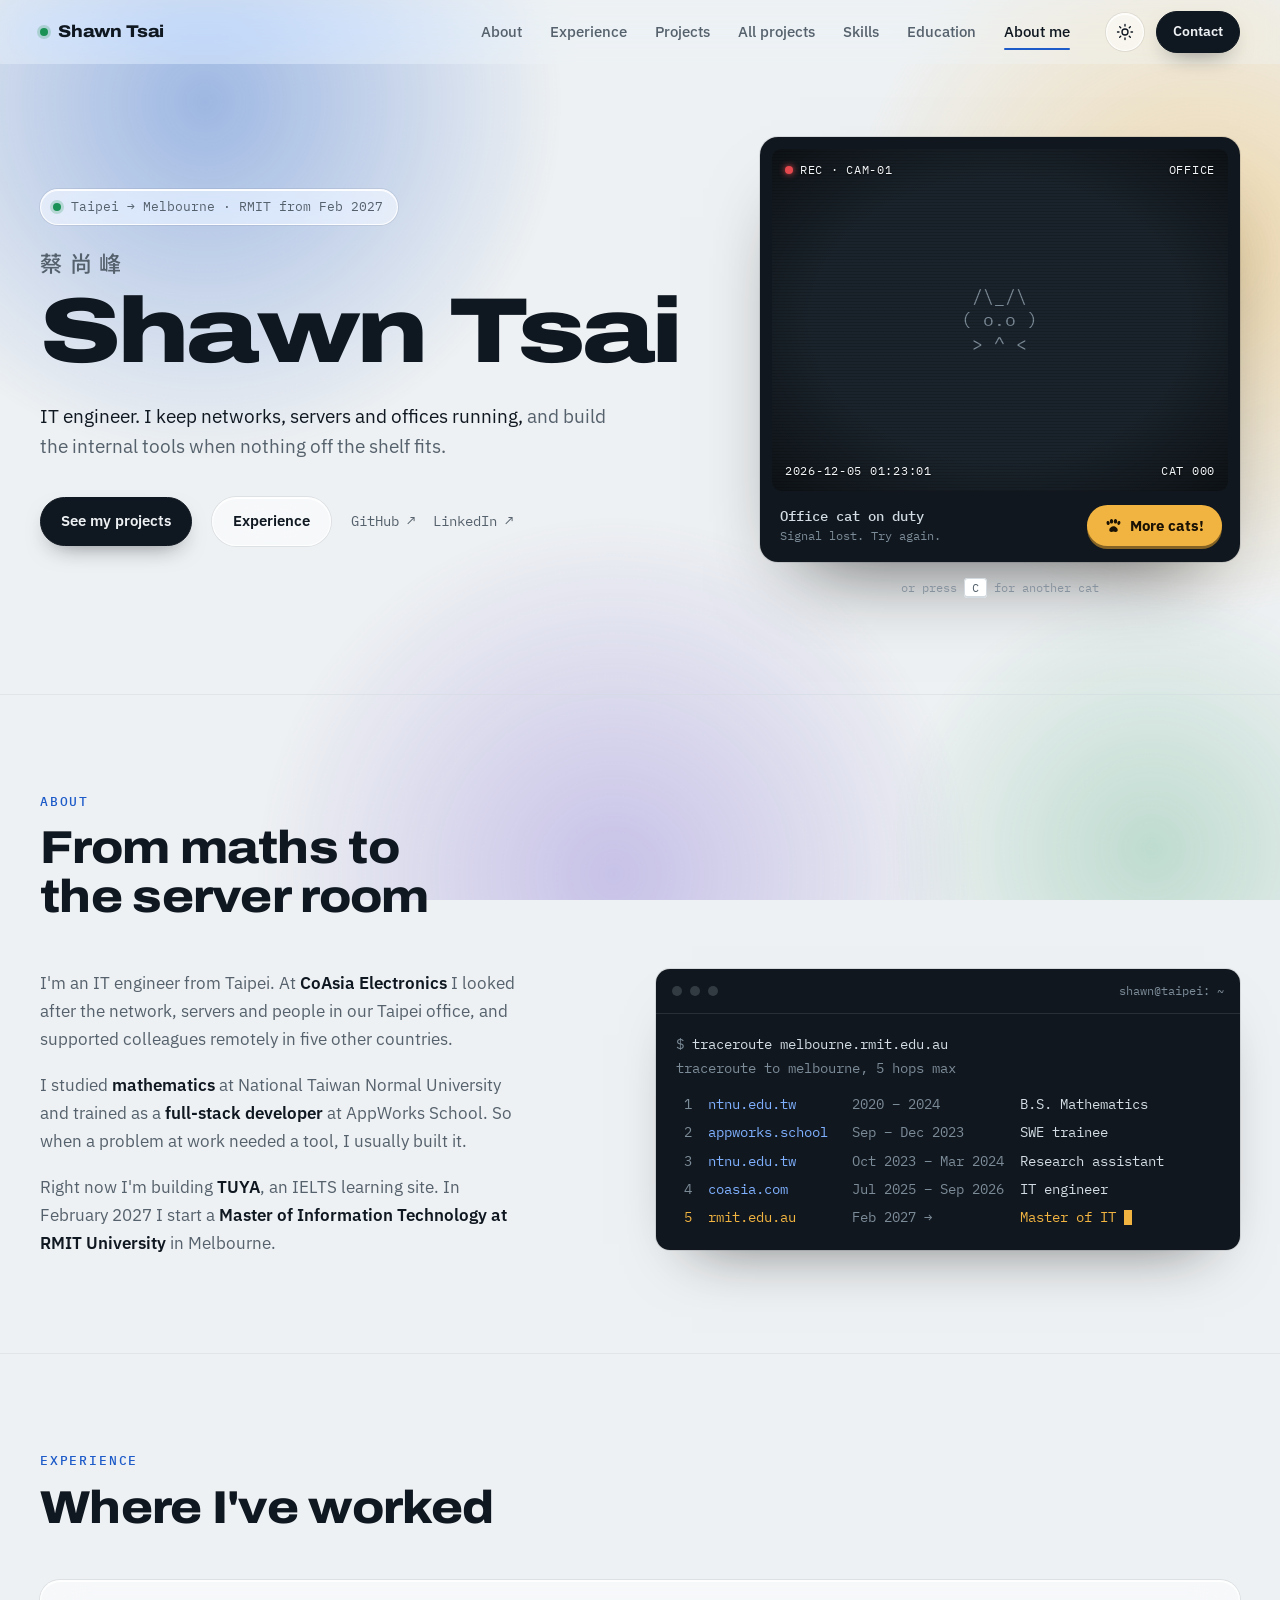
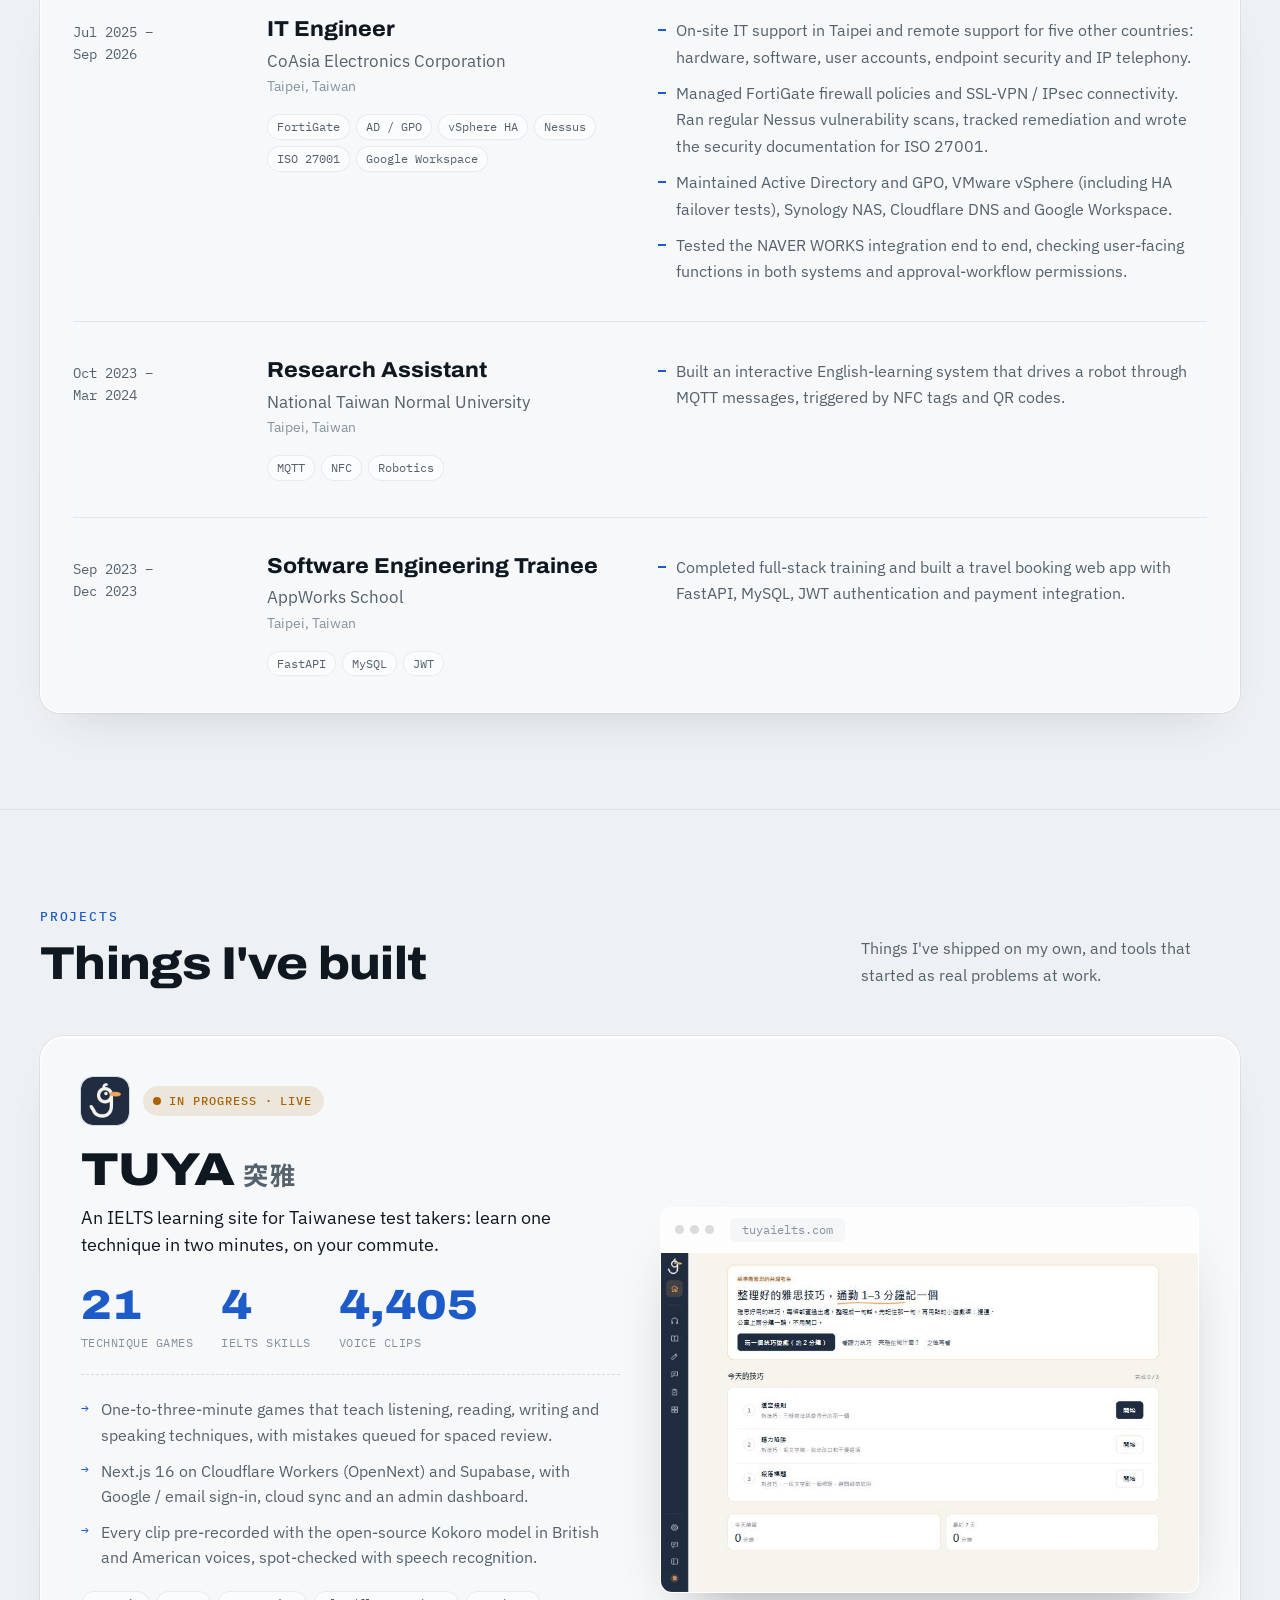
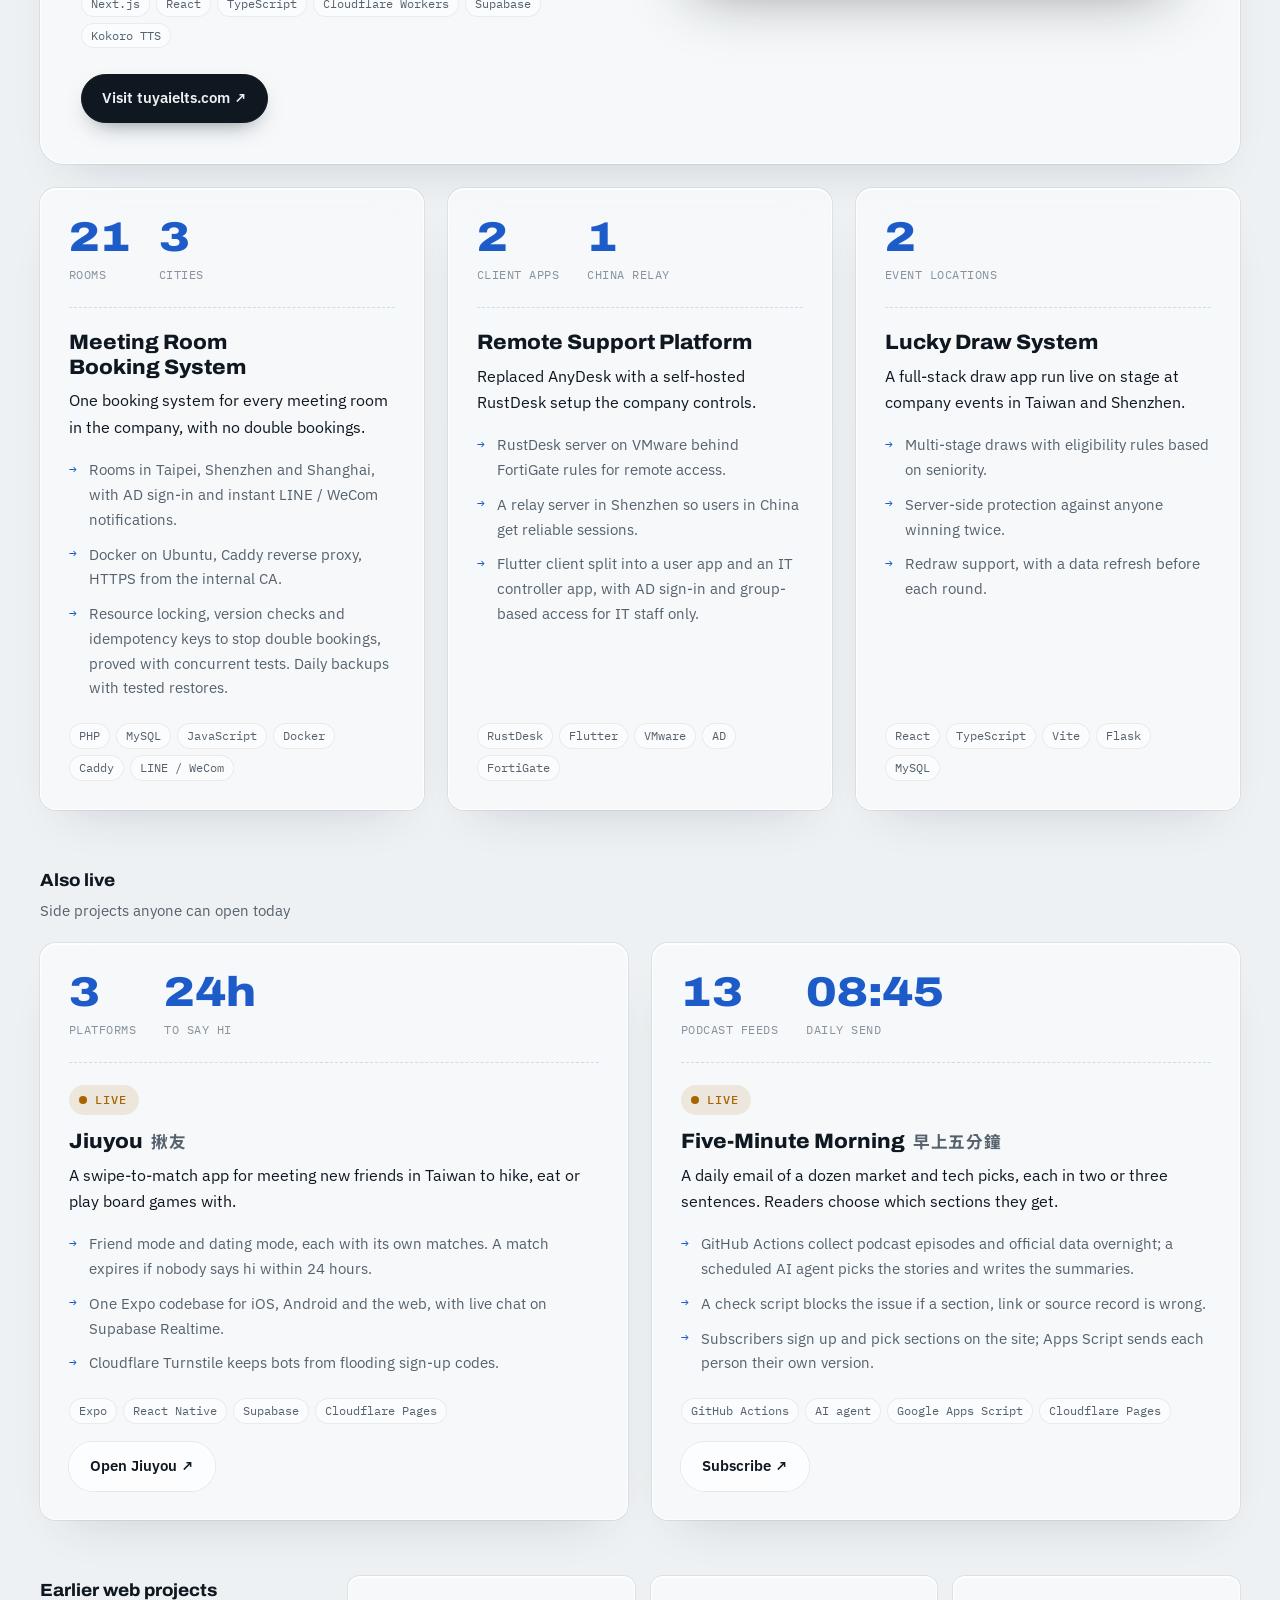
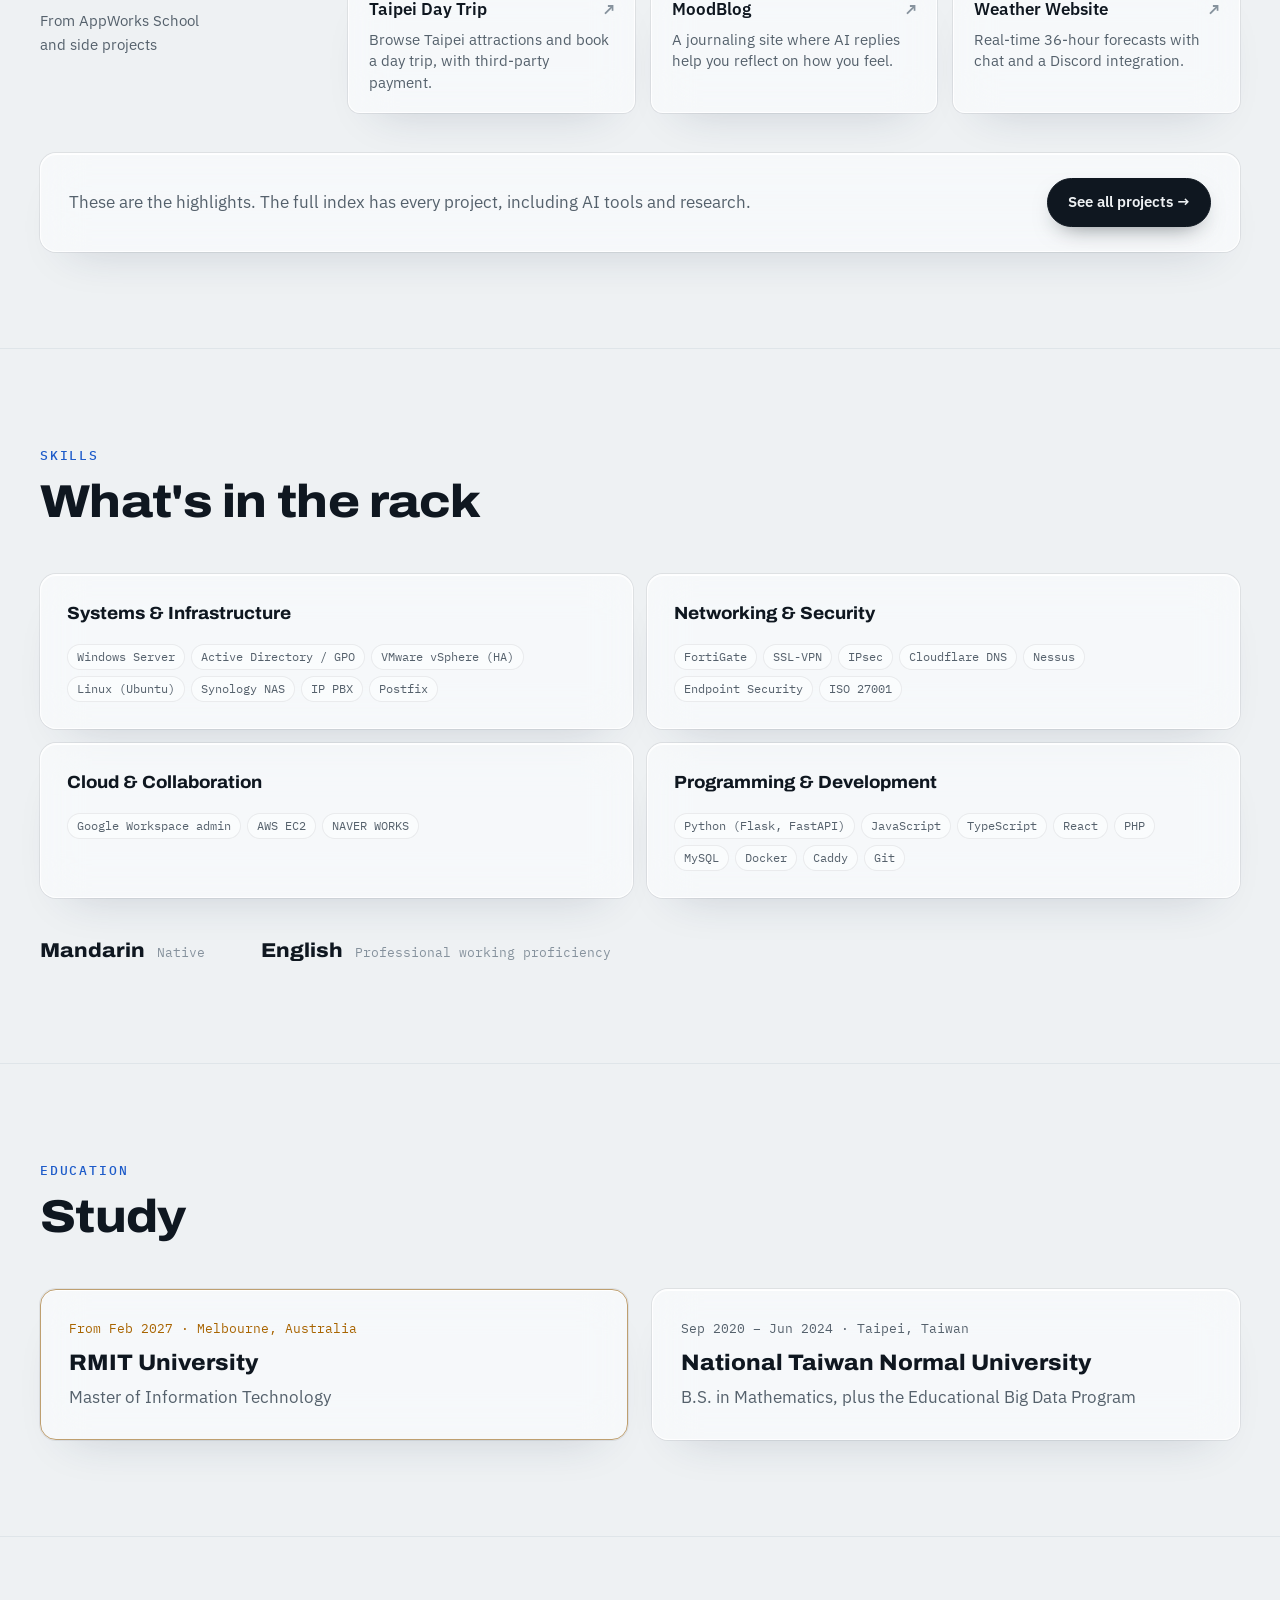
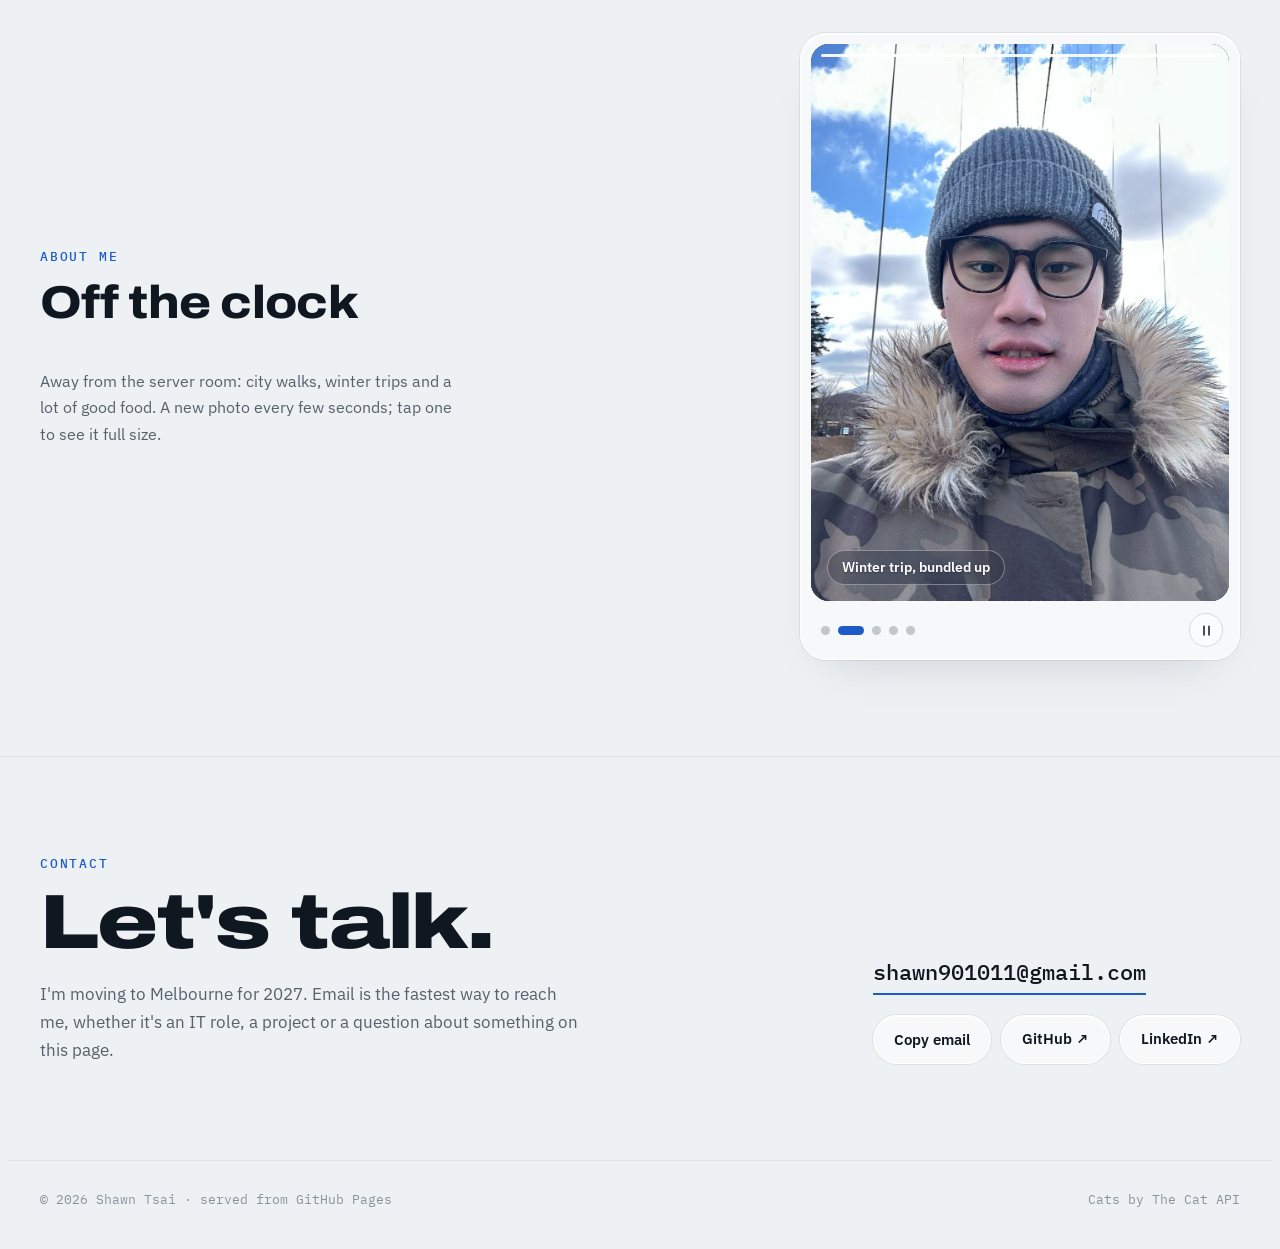
<file: index.html>
<!doctype html>
<html lang="en">
<head>
<meta charset="utf-8">
<meta name="viewport" content="width=device-width, initial-scale=1, viewport-fit=cover">
<title>Shawn Tsai</title>
<script>try{var t=localStorage.getItem("theme");if(t==="dark"||t==="light")document.documentElement.setAttribute("data-theme",t)}catch(e){}</script>
<meta name="claude:viewport-fit-sides" content="cover">
<link rel="icon" href="favicon.ico?v=2" sizes="any">
<link rel="icon" type="image/svg+xml" href="favicon.svg?v=2">
<link rel="icon" type="image/png" sizes="32x32" href="favicon-32x32.png?v=2">
<link rel="icon" type="image/png" sizes="16x16" href="favicon-16x16.png?v=2">
<link rel="apple-touch-icon" sizes="180x180" href="apple-touch-icon.png?v=2">
<link rel="manifest" href="site.webmanifest?v=2">
<meta name="theme-color" content="#10171E">
<meta name="description" content="Shawn Tsai: IT engineer from Taipei, starting a Master of IT at RMIT Melbourne in 2027.">
<link rel="preconnect" href="https://fonts.googleapis.com">
<link rel="preconnect" href="https://fonts.gstatic.com" crossorigin>
<link rel="stylesheet" href="https://fonts.googleapis.com/css2?family=Archivo:wdth,wght@62..125,400..900&family=IBM+Plex+Mono:wght@400;500;600&family=IBM+Plex+Sans:ital,wght@0,400;0,500;0,600;1,400&display=swap">
<link rel="stylesheet" href="https://fonts.googleapis.com/css2?family=Noto+Sans+TC:wght@500;700&text=%E8%94%A1%E5%B0%9A%E5%B3%B0%E7%AA%81%E9%9B%85%E6%8F%AA%E5%8F%8B%E6%97%A9%E4%B8%8A%E4%BA%94%E5%88%86%E9%90%98&display=swap">
<style>
/* Layout: desktop-first 12-column page, 1200px wide. Hero pairs the name with the office cat cam;
   every section opens with the same head, then uses the full width (table-like rows, 3-up cards, 2x2 rack). */
:root {
  --paper: #EEF1F3;
  --panel: #FFFFFF;
  --ink: #0F1720;
  --muted: #55616C;
  --faint: #86929D;
  --line: #D3DAE0;
  --cable: #1D5BC9;
  --amber: #A86400;
  --led: #1B9255;
  --rec: #E5484D;
  --term-bg: #10171E;
  --term-fg: #D3DCE4;
  --term-dim: #7C8B98;
  --term-host: #7FB0FF;
  --term-amber: #F2B441;

  --f-display: "Archivo", "Arial Narrow", "Helvetica Neue", Arial, sans-serif;
  --f-body: "IBM Plex Sans", "Segoe UI", system-ui, -apple-system, sans-serif;
  --f-mono: "IBM Plex Mono", ui-monospace, "Cascadia Mono", Consolas, monospace;
  --f-tc: "Noto Sans TC", "Microsoft JhengHei", "PingFang TC", sans-serif;
}
@media (prefers-color-scheme: dark) {
  :root:not([data-theme="light"]) {
    --paper: #0D1318; --panel: #141C23; --ink: #E5EAEE; --muted: #9DA9B4; --faint: #6C7985; --line: #25313B;
    --cable: #78AAFF; --amber: #F2B441; --led: #3FD48B; --rec: #FF6369;
    --term-bg: #070B0F; --term-fg: #D3DCE4; --term-dim: #6F7E8B; --term-host: #7FB0FF; --term-amber: #F2B441;
    color-scheme: dark;
  }
}
:root[data-theme="dark"] {
  --paper: #0D1318; --panel: #141C23; --ink: #E5EAEE; --muted: #9DA9B4; --faint: #6C7985; --line: #25313B;
  --cable: #78AAFF; --amber: #F2B441; --led: #3FD48B; --rec: #FF6369;
  --term-bg: #070B0F; --term-fg: #D3DCE4; --term-dim: #6F7E8B; --term-host: #7FB0FF; --term-amber: #F2B441;
  color-scheme: dark;
}

* { box-sizing: border-box; }
[hidden] { display: none !important; }
html { scroll-behavior: smooth; scroll-padding-top: 72px; }
body {
  margin: 0; background: var(--paper); color: var(--ink);
  font-family: var(--f-body); font-size: 17px; line-height: 1.65; -webkit-font-smoothing: antialiased;
}
@media (max-width: 700px) { body { font-size: 16px; } }
body::before { content: ""; position: fixed; inset: 0 0 auto; height: env(safe-area-inset-top, 0px); z-index: 20; background: var(--paper); }
::selection { background: color-mix(in srgb, var(--cable) 25%, transparent); }
a { color: var(--cable); text-underline-offset: 3px; }
a:focus-visible, button:focus-visible { outline: 2px solid var(--cable); outline-offset: 3px; border-radius: 4px; }
h1, h2, h3 { text-wrap: balance; margin: 0; }
p { margin: 0; }
ul { margin: 0; padding: 0; list-style: none; }

.wrap {
  max-width: 1264px; margin: 0 auto;
  padding-left: max(32px, env(safe-area-inset-left, 0px));
  padding-right: max(32px, env(safe-area-inset-right, 0px));
}
@media (max-width: 700px) {
  .wrap { padding-left: max(16px, env(safe-area-inset-left, 0px)); padding-right: max(16px, env(safe-area-inset-right, 0px)); }
}

/* ---------- top bar ---------- */
.top { position: sticky; top: env(safe-area-inset-top, 0px); z-index: 10; background: color-mix(in srgb, var(--paper) 86%, transparent); backdrop-filter: blur(10px); border-bottom: 1px solid transparent; transition: border-color .2s; }
.top.scrolled { border-bottom-color: var(--line); }
.top .wrap { display: flex; align-items: center; gap: 32px; height: 64px; }
.brand { font-family: var(--f-mono); font-size: 15px; font-weight: 600; color: var(--ink); text-decoration: none; margin-right: auto; display: inline-flex; align-items: center; gap: 10px; }
.brand i { font-style: normal; color: var(--faint); font-weight: 400; }
.nav { display: flex; gap: 4px; }
.nav a { position: relative; font-size: 15px; font-weight: 500; color: var(--muted); text-decoration: none; padding: 8px 12px; border-radius: 8px; transition: color .15s, background .15s; }
.nav a:hover { color: var(--ink); background: color-mix(in srgb, var(--ink) 6%, transparent); }
.nav a.on { color: var(--ink); }
.nav a.on::after { content: ""; position: absolute; left: 12px; right: 12px; bottom: 2px; height: 2px; border-radius: 2px; background: var(--cable); }
@media (max-width: 900px) { .nav { display: none; } }

/* ---------- buttons ---------- */
.btn {
  display: inline-flex; align-items: center; gap: 8px; font-family: var(--f-body); font-size: 15px; font-weight: 600;
  padding: 11px 20px; border-radius: 999px; text-decoration: none; cursor: pointer;
  border: 1px solid var(--line); color: var(--ink); background: var(--panel); transition: border-color .15s, color .15s, background .15s;
}
.btn:hover { border-color: var(--ink); }
.btn.solid { background: var(--ink); border-color: var(--ink); color: var(--paper); }
.btn.solid:hover { background: var(--cable); border-color: var(--cable); }
.top .btn { padding: 8px 16px; font-size: 14px; }

/* ---------- hero ---------- */
.hero .wrap { display: grid; grid-template-columns: repeat(12, minmax(0, 1fr)); gap: 32px; align-items: center; padding-block: 72px 96px; }
.hero-text { grid-column: 1 / span 7; }
.hero-cam { grid-column: 8 / span 5; justify-self: end; width: 100%; max-width: 480px; }
@media (max-width: 1080px) {
  .hero .wrap { grid-template-columns: minmax(0, 1fr); gap: 48px; padding-block: 48px 72px; }
  .hero-text, .hero-cam { grid-column: 1; }
  .hero-cam { justify-self: start; max-width: 520px; }
}
.status { display: inline-flex; align-items: center; gap: 10px; font-family: var(--f-mono); font-size: 13px; color: var(--muted); padding: 6px 14px 6px 12px; border: 1px solid var(--line); border-radius: 999px; background: var(--panel); }
@media (max-width: 420px) { .status { font-size: 11.5px; padding-inline: 10px 12px; gap: 8px; } }
.led { width: 8px; height: 8px; border-radius: 50%; background: var(--led); box-shadow: 0 0 0 3px color-mix(in srgb, var(--led) 22%, transparent); flex: none; }
.hero h1 { margin-top: 28px; font-family: var(--f-display); font-stretch: 125%; font-weight: 850; font-size: clamp(3rem, 7.2vw, 6rem); line-height: .9; letter-spacing: -.03em; }
.hero h1 .tc { display: block; font-family: var(--f-tc); font-stretch: 100%; font-weight: 500; font-size: max(.24em, 15px); letter-spacing: .34em; color: var(--muted); margin-bottom: 18px; }
.lede { margin-top: 28px; font-size: clamp(1.1rem, 1.5vw, 1.3rem); line-height: 1.55; max-width: 30em; }
.lede span { color: var(--muted); }
.cta { display: flex; flex-wrap: wrap; align-items: center; gap: 12px 20px; margin-top: 36px; }
.social { display: flex; gap: 18px; font-family: var(--f-mono); font-size: 14px; }
.social a { color: var(--muted); text-decoration: none; }
.social a:hover { color: var(--cable); }

/* ---------- the office cat cam ---------- */
.catcam { margin: 0; }
.cam-body {
  background: var(--term-bg); border-radius: 18px; padding: 12px;
  box-shadow: 0 0 0 1px color-mix(in srgb, var(--ink) 10%, transparent), 0 40px 80px -40px color-mix(in srgb, #000 65%, transparent);
  transition: transform .4s cubic-bezier(.2,.8,.2,1);
}
.catcam:hover .cam-body { transform: translateY(-2px); }
.cam-screen { position: relative; aspect-ratio: 4 / 3; max-width: 100%; overflow: hidden; border-radius: 9px; background: #1A232B; display: grid; place-items: center; isolation: isolate; }
.cam-screen img { position: absolute; inset: 0; width: 100%; height: 100%; object-fit: cover; filter: saturate(.72) contrast(1.08) brightness(.95); transition: filter .4s; }
.catcam:hover .cam-screen img { filter: none; }
.cam-screen::after {
  content: ""; position: absolute; inset: 0; pointer-events: none; z-index: 2;
  background: repeating-linear-gradient(to bottom, transparent 0 2px, rgba(0,0,0,.14) 2px 3px), radial-gradient(ellipse at center, transparent 58%, rgba(0,0,0,.5) 100%);
}
.cat-ascii { margin: 0; font-family: var(--f-mono); font-size: 18px; line-height: 1.3; color: #7C8B98; position: relative; z-index: 1; }
.cam-noise { position: absolute; inset: 0; width: 100%; height: 100%; image-rendering: pixelated; z-index: 3; opacity: 0; transition: opacity .12s; pointer-events: none; }
.cam-screen.switching .cam-noise { opacity: .9; }
.osd { position: absolute; z-index: 4; font-family: var(--f-mono); font-size: 12px; letter-spacing: .06em; color: #F2F5F7; text-shadow: 0 1px 2px rgba(0,0,0,.8); font-variant-numeric: tabular-nums; pointer-events: none; }
.osd-tl { top: 11px; left: 13px; display: flex; align-items: center; gap: 7px; }
.osd-tr { top: 11px; right: 13px; }
.osd-bl { bottom: 10px; left: 13px; }
.osd-br { bottom: 10px; right: 13px; }
.rec { width: 8px; height: 8px; border-radius: 50%; background: var(--rec); box-shadow: 0 0 6px var(--rec); animation: blink 1.4s steps(1) infinite; }
.cam-controls { display: flex; align-items: center; justify-content: space-between; gap: 12px; padding: 14px 6px 4px 8px; }
.cam-meta { display: flex; flex-direction: column; font-family: var(--f-mono); font-size: 12px; line-height: 1.5; color: var(--term-dim); min-width: 0; }
.cam-meta b { color: var(--term-fg); font-weight: 500; font-size: 13.5px; }
.cam-meta span { overflow: hidden; text-overflow: ellipsis; white-space: nowrap; }
.cat-btn {
  flex: none; display: inline-flex; align-items: center; gap: 8px; font-family: var(--f-body); font-weight: 700; font-size: 15px;
  padding: 11px 18px; border-radius: 999px; border: 0; cursor: pointer; background: var(--term-amber); color: #1A1204;
  box-shadow: 0 3px 0 color-mix(in srgb, var(--term-amber) 55%, #000); transition: transform .08s, box-shadow .08s, filter .15s;
}
.cat-btn:hover { filter: brightness(1.06); }
.cat-btn:active { transform: translateY(3px); box-shadow: 0 0 0 transparent; }
.cat-btn:disabled { cursor: progress; filter: saturate(.6); }
.cat-btn svg { width: 17px; height: 17px; fill: currentColor; }
.cam-hint { margin-top: 16px; text-align: center; font-family: var(--f-mono); font-size: 12px; color: var(--faint); }
.cam-hint kbd { font: inherit; padding: 1px 7px; border: 1px solid var(--line); border-bottom-width: 2px; border-radius: 4px; color: var(--muted); background: var(--panel); }
@media (hover: none) { .cam-hint { display: none; } }

/* ---------- sections ---------- */
.block { border-top: 1px solid var(--line); }
.block > .wrap { padding-block: 96px; }
@media (max-width: 700px) { .block > .wrap { padding-block: 64px; } }
.sec-head { display: grid; grid-template-columns: repeat(12, minmax(0, 1fr)); gap: 32px; align-items: end; margin-bottom: 48px; }
.sec-head .t { grid-column: 1 / span 7; }
.sec-head .note { grid-column: 9 / span 4; color: var(--muted); font-size: 16px; }
@media (max-width: 900px) { .sec-head { grid-template-columns: minmax(0, 1fr); gap: 12px; margin-bottom: 32px; } .sec-head .t, .sec-head .note { grid-column: 1; } }
.eyebrow { display: block; font-family: var(--f-mono); font-size: 13px; font-weight: 500; letter-spacing: .14em; text-transform: uppercase; color: var(--cable); margin-bottom: 12px; }
.sec-head h2 { font-family: var(--f-display); font-stretch: 112%; font-weight: 800; font-size: clamp(2rem, 3.6vw, 2.9rem); line-height: 1.05; letter-spacing: -.015em; }

/* about: text + traceroute side by side */
.about-grid { display: grid; grid-template-columns: repeat(12, minmax(0, 1fr)); gap: 32px; align-items: start; }
.about-text { grid-column: 1 / span 5; display: grid; gap: 18px; color: var(--muted); }
.about-text strong { color: var(--ink); font-weight: 600; }
.term { grid-column: 7 / span 6; }
@media (max-width: 1080px) { .about-grid { grid-template-columns: minmax(0, 1fr); } .about-text, .term { grid-column: 1; } .about-text { max-width: 40em; } }
.term { background: var(--term-bg); color: var(--term-fg); border-radius: 14px; font-family: var(--f-mono); font-size: 13.5px; line-height: 1.8; overflow: hidden; min-width: 0;
  box-shadow: 0 0 0 1px color-mix(in srgb, var(--ink) 10%, transparent), 0 30px 60px -36px color-mix(in srgb, #000 55%, transparent); }
.term-bar { display: flex; align-items: center; gap: 8px; padding: 11px 16px; border-bottom: 1px solid color-mix(in srgb, var(--term-fg) 12%, transparent); color: var(--term-dim); font-size: 12px; }
.term-bar i { width: 10px; height: 10px; border-radius: 50%; background: color-mix(in srgb, var(--term-fg) 18%, transparent); }
.term-bar span { margin-left: auto; }
.term-body { padding: 18px 20px 20px; overflow-x: auto; }
.term-body pre { margin: 0; font: inherit; white-space: pre; }
.prompt { color: var(--term-dim); }
.hops { display: grid; gap: 4px; margin-top: 12px; }
.hop { display: grid; grid-template-columns: 2ch 16ch 19ch minmax(0, 1fr); column-gap: 2ch; white-space: nowrap; }
.hop .n { color: var(--term-dim); text-align: right; }
.hop .h { color: var(--term-host); }
.hop .d { color: var(--term-dim); }
.hop.next .n, .hop.next .h, .hop.next .r { color: var(--term-amber); }
.caret { display: inline-block; width: .6em; height: 1.1em; vertical-align: -.2em; background: var(--term-amber); animation: blink 1.1s steps(1) infinite; }
@keyframes blink { 50% { opacity: 0; } }
@media (max-width: 760px) {
  .term { font-size: 12px; }
  .hop { grid-template-columns: 2ch minmax(0, 1fr); white-space: normal; }
  .hop .d, .hop .r { grid-column: 2; }
}

/* experience: date | role | detail */
.jobs { border-top: 1px solid var(--line); }
.job { display: grid; grid-template-columns: repeat(12, minmax(0, 1fr)); gap: 12px 32px; padding-block: 36px; border-bottom: 1px solid var(--line); }
.job .when { grid-column: 1 / span 2; font-family: var(--f-mono); font-size: 13.5px; color: var(--muted); padding-top: 4px; font-variant-numeric: tabular-nums; }
.job .role { grid-column: 3 / span 4; }
.job .detail { grid-column: 7 / span 6; }
.job h3 { font-family: var(--f-display); font-stretch: 105%; font-weight: 750; font-size: 1.35rem; line-height: 1.2; }
.job .org { margin-top: 4px; color: var(--muted); }
.job .org small { display: block; font-size: 14px; color: var(--faint); }
.job ul { display: grid; gap: 10px; color: var(--muted); font-size: 16px; }
.job li { position: relative; padding-left: 20px; }
.job li::before { content: ""; position: absolute; left: 2px; top: .75em; width: 8px; height: 0; border-top: 2px solid var(--cable); }
@media (max-width: 1080px) { .job .when { grid-column: 1 / span 3; } .job .role { grid-column: 4 / span 9; } .job .detail { grid-column: 4 / span 9; } }
@media (max-width: 700px) { .job { grid-template-columns: minmax(0, 1fr); padding-block: 28px; } .job .when, .job .role, .job .detail { grid-column: 1; } }
.tags { display: flex; flex-wrap: wrap; gap: 6px; margin-top: 16px; }
.tag { font-family: var(--f-mono); font-size: 12px; padding: 3px 10px; border-radius: 999px; color: var(--muted); background: color-mix(in srgb, var(--ink) 6%, transparent); }

/* featured project: the one in progress */
.feature { display: grid; grid-template-columns: repeat(12, minmax(0, 1fr)); gap: 40px; align-items: center; background: var(--panel); border: 1px solid var(--line); border-radius: 20px; padding: 40px; margin-bottom: 24px; }
.feature-text { grid-column: 1 / span 6; }
.feature-shot { grid-column: 7 / span 6; display: block; text-decoration: none; }
@media (max-width: 1080px) { .feature { grid-template-columns: minmax(0, 1fr); gap: 32px; padding: 28px; } .feature-text, .feature-shot { grid-column: 1; } }
@media (max-width: 700px) { .feature { padding: 22px; } }
.feature-top { display: flex; align-items: center; gap: 14px; }
.feature-top img { width: 48px; height: 48px; border-radius: 12px; box-shadow: 0 0 0 1px var(--line); }
.live { display: inline-flex; align-items: center; gap: 8px; font-family: var(--f-mono); font-size: 12px; font-weight: 500; letter-spacing: .08em; text-transform: uppercase; color: var(--amber); padding: 5px 12px 5px 10px; border-radius: 999px; background: color-mix(in srgb, var(--amber) 12%, transparent); }
.pulse { width: 8px; height: 8px; border-radius: 50%; background: var(--amber); animation: pulse 1.8s ease-out infinite; }
@keyframes pulse { 0% { box-shadow: 0 0 0 0 color-mix(in srgb, var(--amber) 55%, transparent); } 100% { box-shadow: 0 0 0 9px transparent; } }
.feature h3 { margin-top: 22px; font-family: var(--f-display); font-stretch: 118%; font-weight: 850; font-size: clamp(2.2rem, 3.6vw, 3rem); line-height: 1; letter-spacing: -.02em; }
.feature h3 span { font-family: var(--f-tc); font-stretch: 100%; font-weight: 700; font-size: .55em; letter-spacing: .08em; color: var(--muted); margin-left: .35em; }
.feature .sub { margin-top: 12px; font-size: 1.12rem; line-height: 1.5; }
.feature .fig { margin-top: 26px; }
@media (max-width: 420px) { .feature .fig { gap: 20px; } .feature .fig b { font-size: 2.1rem; } }
.feature ul { display: grid; gap: 10px; color: var(--muted); font-size: 15.5px; }
.feature li { position: relative; padding-left: 20px; }
.feature li::before { content: "→"; position: absolute; left: 0; top: .05em; color: var(--cable); font-family: var(--f-mono); font-size: 13px; }
.feature .tags { margin-top: 20px; }
.feature .go { margin-top: 26px; }
.browser { border-radius: 12px; overflow: hidden; border: 1px solid var(--line); background: var(--panel); box-shadow: 0 30px 60px -34px color-mix(in srgb, #000 45%, transparent); transition: transform .25s, box-shadow .25s; }
.feature-shot:hover .browser { transform: translateY(-4px); box-shadow: 0 36px 70px -34px color-mix(in srgb, #000 50%, transparent); }
.browser .bar { display: flex; align-items: center; gap: 6px; padding: 10px 14px; background: color-mix(in srgb, var(--ink) 4%, var(--panel)); border-bottom: 1px solid var(--line); font-family: var(--f-mono); font-size: 12px; color: var(--faint); }
.browser .bar i { width: 9px; height: 9px; border-radius: 50%; background: color-mix(in srgb, var(--ink) 15%, transparent); }
.browser .bar span { margin-left: 10px; padding: 2px 12px; border-radius: 6px; background: var(--paper); }
.browser img { display: block; width: 100%; height: auto; aspect-ratio: 800 / 506; max-width: 100%; }

/* projects: 3-up cards */
.projects { display: grid; grid-template-columns: repeat(3, minmax(0, 1fr)); gap: 24px; }
@media (max-width: 1080px) { .projects { grid-template-columns: minmax(0, 1fr); } }
.proj { display: flex; flex-direction: column; background: var(--panel); border: 1px solid var(--line); border-radius: 16px; padding: 28px; transition: border-color .2s, transform .2s, box-shadow .2s; }
.proj:hover { border-color: color-mix(in srgb, var(--cable) 45%, var(--line)); transform: translateY(-3px); box-shadow: 0 24px 48px -32px color-mix(in srgb, #000 45%, transparent); }
.fig { display: flex; gap: 28px; padding-bottom: 22px; margin-bottom: 22px; border-bottom: 1px dashed var(--line); }
.fig div { display: flex; flex-direction: column; }
.fig b { font-family: var(--f-display); font-stretch: 115%; font-weight: 850; font-size: 2.6rem; line-height: 1; color: var(--cable); font-variant-numeric: tabular-nums; }
.fig span { margin-top: 6px; font-family: var(--f-mono); font-size: 12px; letter-spacing: .04em; text-transform: uppercase; color: var(--faint); }
.proj h3 { font-family: var(--f-display); font-stretch: 105%; font-weight: 800; font-size: 1.3rem; line-height: 1.2; }
.proj .why { margin-top: 8px; color: var(--ink); font-size: 16px; }
.proj ul { display: grid; gap: 10px; margin-top: 18px; color: var(--muted); font-size: 15px; }
.proj li { position: relative; padding-left: 20px; }
.proj li::before { content: "→"; position: absolute; left: 0; top: .05em; color: var(--cable); font-family: var(--f-mono); font-size: 13px; }
.proj .tags { margin-top: auto; padding-top: 22px; }

.side-head { margin-top: 56px; margin-bottom: 20px; }
.side-head h3 { font-family: var(--f-display); font-stretch: 105%; font-weight: 750; font-size: 1.1rem; }
.side-head h3 small { display: block; margin-top: 4px; font-family: var(--f-body); font-weight: 400; font-size: 15px; color: var(--muted); }
.projects.side { grid-template-columns: repeat(2, minmax(0, 1fr)); }
@media (max-width: 1080px) { .projects.side { grid-template-columns: minmax(0, 1fr); } }
.projects.side .live { align-self: flex-start; margin-bottom: 14px; }
.proj h3 .tc { font-family: var(--f-tc); font-weight: 700; font-size: .8em; color: var(--muted); margin-left: .25em; letter-spacing: .04em; }
.proj .go-sm { align-self: flex-start; margin-top: 18px; }
.projects.side .tags { margin-top: 0; padding-top: 22px; }
.earlier { margin-top: 56px; display: grid; grid-template-columns: repeat(12, minmax(0, 1fr)); gap: 32px; }
.earlier h3 { grid-column: 1 / span 3; font-family: var(--f-display); font-stretch: 105%; font-weight: 750; font-size: 1.1rem; }
.earlier h3 small { display: block; margin-top: 4px; font-family: var(--f-body); font-weight: 400; font-size: 15px; color: var(--muted); }
.earlier ul { grid-column: 4 / span 9; display: grid; grid-template-columns: repeat(3, minmax(0, 1fr)); gap: 16px; }
.earlier a { display: flex; flex-direction: column; gap: 6px; height: 100%; padding: 18px 20px; border-radius: 12px; border: 1px solid var(--line); text-decoration: none; color: var(--ink); transition: border-color .2s; }
.earlier a:hover { border-color: var(--cable); }
.earlier .nm { display: flex; justify-content: space-between; gap: 8px; font-weight: 600; }
.earlier .nm span { font-family: var(--f-mono); color: var(--faint); transition: color .2s, transform .2s; }
.earlier a:hover .nm span { color: var(--cable); transform: translate(2px, -2px); }
.earlier .ds { color: var(--muted); font-size: 14.5px; line-height: 1.5; }
@media (max-width: 1080px) { .earlier { grid-template-columns: minmax(0, 1fr); gap: 16px; } .earlier h3, .earlier ul { grid-column: 1; } }
@media (max-width: 760px) { .earlier ul { grid-template-columns: minmax(0, 1fr); } }
.all-projects { margin-top: 40px; display: flex; flex-wrap: wrap; align-items: center; justify-content: space-between; gap: 16px 32px; padding: 24px 28px; border-radius: 16px; border: 1px dashed var(--line); }
.all-projects p { color: var(--muted); }

/* about me: one photo at a time, cross-fading on a timer, inside a glass frame */
#me > .wrap { display: grid; grid-template-columns: minmax(0, 1fr) minmax(0, 440px); gap: 32px 64px; align-items: center; }
#me .sec-head { grid-template-columns: minmax(0, 1fr); margin-bottom: 0; }
#me .sec-head .t, #me .sec-head .note { grid-column: 1; }
#me .sec-head .note { max-width: 26em; margin-top: 8px; }
#me .slideshow { width: 100%; }
@media (max-width: 900px) { #me > .wrap { grid-template-columns: minmax(0, 1fr); } #me .slideshow { max-width: 460px; margin: 0; } }
.slideshow { position: relative; width: min(100%, 520px); margin: 0 auto; padding: 10px; border-radius: 26px; }
.ss-stage { position: relative; display: block; width: 100%; aspect-ratio: 3 / 4; padding: 0; border: 0; border-radius: 18px; overflow: hidden; cursor: zoom-in; background: #1A232B; }
.slide { position: absolute; inset: 0; margin: 0; opacity: 0; transition: opacity 1.1s ease; }
.slide.is-on { opacity: 1; }
.slide img { width: 100%; height: 100%; object-fit: cover; transform: scale(1.06); transition: transform 7s ease-out; }
.slide.is-on img { transform: scale(1); }
.ss-cap { position: absolute; left: 26px; bottom: 74px; max-width: calc(100% - 52px); padding: 7px 14px; border-radius: 999px; font-size: 14px; font-weight: 600; line-height: 1.35; color: #fff; text-shadow: 0 1px 2px rgba(0,0,0,.35); pointer-events: none;
  background: rgba(20, 28, 36, .28); border: 1px solid rgba(255,255,255,.35); -webkit-backdrop-filter: blur(14px) saturate(160%); backdrop-filter: blur(14px) saturate(160%); }
.ss-arrow { position: absolute; top: calc(50% - 30px); display: grid; place-items: center; width: 44px; height: 44px; border-radius: 50%; cursor: pointer; font-size: 24px; line-height: 1; color: #fff; opacity: 0; transition: opacity .2s, background .2s;
  border: 1px solid rgba(255,255,255,.35); background: rgba(20, 28, 36, .22); -webkit-backdrop-filter: blur(12px); backdrop-filter: blur(12px); }
.ss-prev { left: 22px; }
.ss-next { right: 22px; }
.slideshow:hover .ss-arrow, .ss-arrow:focus-visible { opacity: 1; }
.ss-arrow:hover { background: rgba(20, 28, 36, .4); }
@media (hover: none) { .ss-arrow { opacity: 1; } }
.ss-bar { display: flex; align-items: center; justify-content: space-between; gap: 12px; padding: 12px 6px 2px 10px; }
.ss-dots { display: flex; gap: 8px; }
.dot { width: 9px; height: 9px; padding: 0; border: 0; border-radius: 999px; cursor: pointer; background: color-mix(in srgb, var(--ink) 22%, transparent); transition: width .3s, background .3s; }
.dot.is-on { width: 26px; background: var(--cable); }
.ss-pause { display: grid; place-items: center; width: 34px; height: 34px; padding: 0; border-radius: 50%; cursor: pointer; color: var(--ink); border: 1px solid var(--line); background: color-mix(in srgb, var(--panel) 50%, transparent); }
.ss-pause svg { width: 15px; height: 15px; fill: none; stroke: currentColor; stroke-width: 2.4; stroke-linecap: round; stroke-linejoin: round; }
.ss-pause .i-play { display: none; fill: currentColor; stroke-width: 1.5; }
.ss-pause[aria-pressed="true"] .i-pause { display: none; }
.ss-pause[aria-pressed="true"] .i-play { display: block; }
.ss-progress { position: absolute; left: 20px; right: 20px; top: 20px; height: 3px; border-radius: 3px; overflow: hidden; background: rgba(255,255,255,.25); pointer-events: none; }
.ss-progress i { display: block; height: 100%; width: 100%; transform-origin: left; transform: scaleX(0); background: rgba(255,255,255,.9); }
.ss-progress i.run { animation: ss-fill var(--ss-ms, 5000ms) linear forwards; }
.slideshow.paused .ss-progress i { animation-play-state: paused; }
@keyframes ss-fill { to { transform: scaleX(1); } }
@media (prefers-reduced-motion: reduce) { .slide, .slide img { transition: none; transform: none; } .slide.is-on img { transform: none; } }

.lightbox { width: fit-content; max-width: min(92vw, 900px); max-height: 92vh; padding: 14px; border: 1px solid rgba(255,255,255,.25); border-radius: 22px; color: #fff; overflow: visible;
  background: rgba(16, 23, 30, .55); -webkit-backdrop-filter: blur(24px) saturate(160%); backdrop-filter: blur(24px) saturate(160%); box-shadow: 0 40px 80px -30px rgba(0,0,0,.7); }
.lightbox::backdrop { background: rgba(8, 12, 16, .55); -webkit-backdrop-filter: blur(6px); backdrop-filter: blur(6px); }
.lightbox figure { margin: 0; }
.lightbox img { display: block; width: auto; max-width: 100%; max-height: calc(92vh - 90px); object-fit: contain; border-radius: 12px; }
.lightbox figcaption { margin-top: 12px; text-align: center; font-size: 15px; color: rgba(255,255,255,.9); }
.lb-btn { position: absolute; display: grid; place-items: center; width: 44px; height: 44px; border-radius: 50%; border: 1px solid rgba(255,255,255,.3); cursor: pointer; font-size: 22px; line-height: 1; color: #fff;
  background: rgba(255,255,255,.14); -webkit-backdrop-filter: blur(12px); backdrop-filter: blur(12px); }
.lb-btn:hover { background: rgba(255,255,255,.26); }
.lb-close { top: -14px; right: -14px; font-size: 16px; }
.lb-prev { left: -22px; top: 50%; transform: translateY(-50%); }
.lb-next { right: -22px; top: 50%; transform: translateY(-50%); }
@media (max-width: 700px) { .lb-prev { left: 8px; } .lb-next { right: 8px; } .lb-close { top: 8px; right: 8px; } }

/* skills: 2x2 rack */
.rack { display: grid; grid-template-columns: repeat(2, minmax(0, 1fr)); gap: 1px; background: var(--line); border: 1px solid var(--line); border-radius: 16px; overflow: hidden; }
@media (max-width: 900px) { .rack { grid-template-columns: minmax(0, 1fr); } }
.unit { display: block; background: var(--panel); }
.unit .u { display: flex; flex-direction: column; align-items: center; justify-content: center; gap: 8px; border-right: 1px solid var(--line); font-family: var(--f-mono); font-size: 11px; color: var(--faint); background: color-mix(in srgb, var(--ink) 3%, var(--panel)); }
.unit .u .led { width: 6px; height: 6px; box-shadow: none; }
.unit .in { padding: 24px 26px 26px; }
.unit h3 { font-family: var(--f-display); font-stretch: 105%; font-weight: 750; font-size: 1.1rem; }
.langs { display: flex; flex-wrap: wrap; gap: 16px 56px; margin-top: 36px; }
.langs div { display: flex; align-items: baseline; gap: 12px; }
.langs b { font-family: var(--f-display); font-stretch: 110%; font-weight: 800; font-size: 1.25rem; }
.langs span { font-family: var(--f-mono); font-size: 13px; color: var(--faint); }

/* education */
.edu { display: grid; grid-template-columns: repeat(2, minmax(0, 1fr)); gap: 24px; }
@media (max-width: 900px) { .edu { grid-template-columns: minmax(0, 1fr); } }
.school { display: flex; flex-direction: column; gap: 6px; padding: 28px; border-radius: 16px; border: 1px solid var(--line); background: var(--panel); }
.school.next { border-color: color-mix(in srgb, var(--amber) 50%, var(--line)); }
.school .when { font-family: var(--f-mono); font-size: 13px; color: var(--muted); }
.school.next .when { color: var(--amber); }
.school h3 { font-family: var(--f-display); font-stretch: 105%; font-weight: 800; font-size: 1.4rem; line-height: 1.2; margin-top: 4px; }
.school p { color: var(--muted); }

/* contact */
.contact-grid { display: grid; grid-template-columns: repeat(12, minmax(0, 1fr)); gap: 32px; align-items: end; }
.contact-grid > div:first-child { grid-column: 1 / span 7; }
.contact-grid > div:last-child { grid-column: 8 / span 5; justify-self: end; }
@media (max-width: 900px) { .contact-grid { grid-template-columns: minmax(0, 1fr); } .contact-grid > div:first-child, .contact-grid > div:last-child { grid-column: 1; justify-self: start; } }
.contact h2 { font-family: var(--f-display); font-stretch: 125%; font-weight: 850; font-size: clamp(2.6rem, 6vw, 4.8rem); line-height: .95; letter-spacing: -.025em; }
.contact p { color: var(--muted); margin-top: 20px; max-width: 32em; }
.mail { display: inline-block; font-family: var(--f-mono); font-size: clamp(1.05rem, 2vw, 1.4rem); font-weight: 500; color: var(--ink); text-decoration: none; border-bottom: 2px solid var(--cable); padding-bottom: 2px; overflow-wrap: anywhere; }
.mail-actions { display: flex; flex-wrap: wrap; gap: 10px; margin-top: 20px; }

footer .wrap { display: flex; flex-wrap: wrap; justify-content: space-between; gap: 12px; padding-block: 28px 40px; border-top: 1px solid var(--line); font-family: var(--f-mono); font-size: 12.5px; color: var(--faint); }

@media (prefers-reduced-motion: reduce) {
  html { scroll-behavior: auto; }
  .caret, .rec { animation: none; }
  .cam-body, .catcam:hover .cam-body, .proj:hover, .feature-shot:hover .browser { transform: none; transition: none; }
  .pulse { animation: none; }
}
</style>
<link rel="stylesheet" href="css/glass.css?v=14">
</head>
<body>
<div class="aurora" aria-hidden="true"><span></span><span></span><span></span><span></span></div>
<header class="top" id="topbar">
  <div class="wrap">
    <a class="brand" href="#top"><span class="led" aria-hidden="true"></span><span>Shawn Tsai</span></a>
    <nav class="nav" aria-label="Sections">
      <a href="#about" data-for="about">About</a>
      <a href="#experience" data-for="experience">Experience</a>
      <a href="#projects" data-for="projects">Projects</a>
      <a href="projects.html">All projects</a>
      <a href="#skills" data-for="skills">Skills</a>
      <a href="#education" data-for="education">Education</a>
      <a href="#me" data-for="me">About me</a>
    </nav>
    <button class="icon-btn" id="theme-btn" type="button" aria-label="Switch theme" aria-pressed="false"><svg class="sun" viewBox="0 0 24 24" aria-hidden="true"><circle cx="12" cy="12" r="4"/><path d="M12 2v2M12 20v2M4.9 4.9l1.4 1.4M17.7 17.7l1.4 1.4M2 12h2M20 12h2M4.9 19.1l1.4-1.4M17.7 6.3l1.4-1.4"/></svg><svg class="moon" viewBox="0 0 24 24" aria-hidden="true"><path d="M20 14.5A8 8 0 0 1 9.5 4a8 8 0 1 0 10.5 10.5z"/></svg></button>
    <button class="icon-btn" id="menu-btn" type="button" aria-label="Menu" aria-expanded="false"><svg class="bars" viewBox="0 0 24 24" aria-hidden="true"><path d="M4 7h16M4 12h16M4 17h16"/></svg><svg class="x" viewBox="0 0 24 24" aria-hidden="true"><path d="M6 6l12 12M18 6L6 18"/></svg></button>
    <a class="btn solid" href="#contact">Contact</a>
  </div>
</header>

<main id="top">
  <section class="hero">
    <div class="wrap">
      <div class="hero-text">
        <div class="status"><span class="led" aria-hidden="true"></span>Taipei → Melbourne · RMIT from Feb 2027</div>
        <h1><span class="tc" lang="zh-Hant">蔡尚峰</span>Shawn Tsai</h1>
        <p class="lede">IT engineer. I keep networks, servers and offices running, <span>and build the internal tools when nothing off the shelf fits.</span></p>
        <div class="cta">
          <a class="btn solid" href="#projects">See my projects</a>
          <a class="btn" href="#experience">Experience</a>
          <div class="social">
            <a href="https://github.com/Shawn0604" target="_blank" rel="noopener">GitHub ↗</a>
            <a href="https://www.linkedin.com/in/%E5%B0%9A%E5%B3%B0-%E8%94%A1-341a1b236/" target="_blank" rel="noopener">LinkedIn ↗</a>
          </div>
        </div>
      </div>

      <div class="hero-cam">
        <figure class="catcam" aria-label="Office cat camera showing a random cat from The Cat API">
          <div class="cam-body">
            <div class="cam-screen" id="cam-screen">
              <img id="cat-img" alt="A random cat from The Cat API" hidden>
              <pre class="cat-ascii" id="cat-ascii" aria-hidden="true"> /\_/\
( o.o )
 > ^ &lt;</pre>
              <canvas class="cam-noise" id="cam-noise" width="160" height="120" aria-hidden="true"></canvas>
              <div class="osd osd-tl" aria-hidden="true"><span class="rec"></span>REC · CAM-01</div>
              <div class="osd osd-tr" aria-hidden="true">OFFICE</div>
              <div class="osd osd-bl" id="cam-time" aria-hidden="true"></div>
              <div class="osd osd-br" id="cam-count" aria-hidden="true">CAT 000</div>
            </div>
            <div class="cam-controls">
              <div class="cam-meta"><b>Office cat on duty</b><span id="cat-id">via The Cat API</span></div>
              <button class="cat-btn" id="more-cat" type="button">
                <svg viewBox="0 0 24 24" aria-hidden="true"><path d="M12 13c-2.8 0-6 2.6-6 5.3C6 20 7.3 21 9 21c1.2 0 2-.6 3-.6s1.8.6 3 .6c1.7 0 3-1 3-2.7C18 15.6 14.8 13 12 13zM5.2 11.2c1.2-.3 1.7-1.9 1.3-3.4S4.8 5.3 3.6 5.6 1.9 7.5 2.3 9s1.8 2.5 2.9 2.2zm4-1.9c1.4 0 2.4-1.5 2.4-3.3S10.6 2.7 9.2 2.7 6.8 4.2 6.8 6s1 3.3 2.4 3.3zm5.6 0c1.4 0 2.4-1.5 2.4-3.3s-1-3.3-2.4-3.3-2.4 1.5-2.4 3.3 1 3.3 2.4 3.3zm5.6-3.7c-1.2-.3-2.5.8-2.9 2.2s.1 3.1 1.3 3.4 2.5-.8 2.9-2.2-.1-3.1-1.3-3.4z"/></svg>
                More cats!
              </button>
            </div>
          </div>
        </figure>
        <p class="cam-hint">or press <kbd>C</kbd> for another cat</p>
      </div>
    </div>
  </section>

  <section class="block" id="about">
    <div class="wrap">
      <div class="sec-head">
        <div class="t"><span class="eyebrow">About</span><h2>From maths to the server room</h2></div>
      </div>
      <div class="about-grid">
        <div class="about-text">
          <p>I'm an IT engineer from Taipei. At <strong>CoAsia Electronics</strong> I looked after the network, servers and people in our Taipei office, and supported colleagues remotely in five other countries.</p>
          <p>I studied <strong>mathematics</strong> at National Taiwan Normal University and trained as a <strong>full-stack developer</strong> at AppWorks School. So when a problem at work needed a tool, I usually built it.</p>
          <p>Right now I'm building <strong>TUYA</strong>, an IELTS learning site. In February 2027 I start a <strong>Master of Information Technology at RMIT University</strong> in Melbourne.</p>
        </div>
        <div class="term" role="img" aria-label="Career path as a traceroute: NTNU mathematics 2020 to 2024, AppWorks School 2023, NTNU research assistant 2023 to 2024, CoAsia Electronics IT engineer 2025 to 2026, next hop RMIT University Melbourne 2027.">
          <div class="term-bar" aria-hidden="true"><i></i><i></i><i></i><span>shawn@taipei: ~</span></div>
          <div class="term-body" aria-hidden="true">
            <pre><span class="prompt">$ </span>traceroute melbourne.rmit.edu.au</pre>
            <pre class="prompt">traceroute to melbourne, 5 hops max</pre>
            <div class="hops">
              <div class="hop"><span class="n">1</span><span class="h">ntnu.edu.tw</span><span class="d">2020 – 2024</span><span class="r">B.S. Mathematics</span></div>
              <div class="hop"><span class="n">2</span><span class="h">appworks.school</span><span class="d">Sep – Dec 2023</span><span class="r">SWE trainee</span></div>
              <div class="hop"><span class="n">3</span><span class="h">ntnu.edu.tw</span><span class="d">Oct 2023 – Mar 2024</span><span class="r">Research assistant</span></div>
              <div class="hop"><span class="n">4</span><span class="h">coasia.com</span><span class="d">Jul 2025 – Sep 2026</span><span class="r">IT engineer</span></div>
              <div class="hop next"><span class="n">5</span><span class="h">rmit.edu.au</span><span class="d">Feb 2027 →</span><span class="r">Master of IT <span class="caret"></span></span></div>
            </div>
          </div>
        </div>
      </div>
    </div>
  </section>

  <section class="block" id="experience">
    <div class="wrap">
      <div class="sec-head">
        <div class="t"><span class="eyebrow">Experience</span><h2>Where I've worked</h2></div>
      </div>
      <div class="jobs">
        <article class="job">
          <div class="when">Jul 2025 –<br>Sep 2026</div>
          <div class="role">
            <h3>IT Engineer</h3>
            <p class="org">CoAsia Electronics Corporation<small>Taipei, Taiwan</small></p>
            <div class="tags"><span class="tag">FortiGate</span><span class="tag">AD / GPO</span><span class="tag">vSphere HA</span><span class="tag">Nessus</span><span class="tag">ISO 27001</span><span class="tag">Google Workspace</span></div>
          </div>
          <div class="detail">
            <ul>
              <li>On-site IT support in Taipei and remote support for five other countries: hardware, software, user accounts, endpoint security and IP telephony.</li>
              <li>Managed FortiGate firewall policies and SSL-VPN / IPsec connectivity. Ran regular Nessus vulnerability scans, tracked remediation and wrote the security documentation for ISO 27001.</li>
              <li>Maintained Active Directory and GPO, VMware vSphere (including HA failover tests), Synology NAS, Cloudflare DNS and Google Workspace.</li>
              <li>Tested the NAVER WORKS integration end to end, checking user-facing functions in both systems and approval-workflow permissions.</li>
            </ul>
          </div>
        </article>
        <article class="job">
          <div class="when">Oct 2023 –<br>Mar 2024</div>
          <div class="role">
            <h3>Research Assistant</h3>
            <p class="org">National Taiwan Normal University<small>Taipei, Taiwan</small></p>
            <div class="tags"><span class="tag">MQTT</span><span class="tag">NFC</span><span class="tag">Robotics</span></div>
          </div>
          <div class="detail">
            <ul><li>Built an interactive English-learning system that drives a robot through MQTT messages, triggered by NFC tags and QR codes.</li></ul>
          </div>
        </article>
        <article class="job">
          <div class="when">Sep 2023 –<br>Dec 2023</div>
          <div class="role">
            <h3>Software Engineering Trainee</h3>
            <p class="org">AppWorks School<small>Taipei, Taiwan</small></p>
            <div class="tags"><span class="tag">FastAPI</span><span class="tag">MySQL</span><span class="tag">JWT</span></div>
          </div>
          <div class="detail">
            <ul><li>Completed full-stack training and built a travel booking web app with FastAPI, MySQL, JWT authentication and payment integration.</li></ul>
          </div>
        </article>
      </div>
    </div>
  </section>

  <section class="block" id="projects">
    <div class="wrap">
      <div class="sec-head">
        <div class="t"><span class="eyebrow">Projects</span><h2>Things I've built</h2></div>
        <p class="note">Things I've shipped on my own, and tools that started as real problems at work.</p>
      </div>
      <article class="feature">
        <div class="feature-text">
          <div class="feature-top">
            <img src="images/tuya-icon.png" alt="" width="48" height="48">
            <span class="live"><span class="pulse" aria-hidden="true"></span>In progress · Live</span>
          </div>
          <h3>TUYA<span lang="zh-Hant">突雅</span></h3>
          <p class="sub">An IELTS learning site for Taiwanese test takers: learn one technique in two minutes, on your commute.</p>
          <div class="fig"><div><b>21</b><span>technique games</span></div><div><b>4</b><span>IELTS skills</span></div><div><b>4,405</b><span>voice clips</span></div></div>
          <ul>
            <li>One-to-three-minute games that teach listening, reading, writing and speaking techniques, with mistakes queued for spaced review.</li>
            <li>Next.js 16 on Cloudflare Workers (OpenNext) and Supabase, with Google / email sign-in, cloud sync and an admin dashboard.</li>
            <li>Every clip pre-recorded with the open-source Kokoro model in British and American voices, spot-checked with speech recognition.</li>
          </ul>
          <div class="tags"><span class="tag">Next.js</span><span class="tag">React</span><span class="tag">TypeScript</span><span class="tag">Cloudflare Workers</span><span class="tag">Supabase</span><span class="tag">Kokoro TTS</span></div>
          <a class="btn solid go" href="https://tuyaielts.com" target="_blank" rel="noopener">Visit tuyaielts.com ↗</a>
        </div>
        <a class="feature-shot" href="https://tuyaielts.com" target="_blank" rel="noopener" aria-label="Open tuyaielts.com">
          <div class="browser">
            <div class="bar" aria-hidden="true"><i></i><i></i><i></i><span>tuyaielts.com</span></div>
            <img src="images/tuya-home.jpg" alt="TUYA home page showing today's three IELTS technique games" width="800" height="506" loading="lazy">
          </div>
        </a>
      </article>

      <div class="projects">
        <article class="proj">
          <div class="fig"><div><b>21</b><span>rooms</span></div><div><b>3</b><span>cities</span></div></div>
          <h3>Meeting Room Booking System</h3>
          <p class="why">One booking system for every meeting room in the company, with no double bookings.</p>
          <ul>
            <li>Rooms in Taipei, Shenzhen and Shanghai, with AD sign-in and instant LINE / WeCom notifications.</li>
            <li>Docker on Ubuntu, Caddy reverse proxy, HTTPS from the internal CA.</li>
            <li>Resource locking, version checks and idempotency keys to stop double bookings, proved with concurrent tests. Daily backups with tested restores.</li>
          </ul>
          <div class="tags"><span class="tag">PHP</span><span class="tag">MySQL</span><span class="tag">JavaScript</span><span class="tag">Docker</span><span class="tag">Caddy</span><span class="tag">LINE / WeCom</span></div>
        </article>
        <article class="proj">
          <div class="fig"><div><b>2</b><span>client apps</span></div><div><b>1</b><span>China relay</span></div></div>
          <h3>Remote Support Platform</h3>
          <p class="why">Replaced AnyDesk with a self-hosted RustDesk setup the company controls.</p>
          <ul>
            <li>RustDesk server on VMware behind FortiGate rules for remote access.</li>
            <li>A relay server in Shenzhen so users in China get reliable sessions.</li>
            <li>Flutter client split into a user app and an IT controller app, with AD sign-in and group-based access for IT staff only.</li>
          </ul>
          <div class="tags"><span class="tag">RustDesk</span><span class="tag">Flutter</span><span class="tag">VMware</span><span class="tag">AD</span><span class="tag">FortiGate</span></div>
        </article>
        <article class="proj">
          <div class="fig"><div><b>2</b><span>event locations</span></div></div>
          <h3>Lucky Draw System</h3>
          <p class="why">A full-stack draw app run live on stage at company events in Taiwan and Shenzhen.</p>
          <ul>
            <li>Multi-stage draws with eligibility rules based on seniority.</li>
            <li>Server-side protection against anyone winning twice.</li>
            <li>Redraw support, with a data refresh before each round.</li>
          </ul>
          <div class="tags"><span class="tag">React</span><span class="tag">TypeScript</span><span class="tag">Vite</span><span class="tag">Flask</span><span class="tag">MySQL</span></div>
        </article>
      </div>

      <div class="side-head">
        <h3>Also live<small>Side projects anyone can open today</small></h3>
      </div>
      <div class="projects side">
        <article class="proj">
          <div class="fig"><div><b>3</b><span>platforms</span></div><div><b>24h</b><span>to say hi</span></div></div>
          <span class="live"><span class="pulse" aria-hidden="true"></span>Live</span>
          <h3>Jiuyou <span class="tc" lang="zh-Hant">揪友</span></h3>
          <p class="why">A swipe-to-match app for meeting new friends in Taiwan to hike, eat or play board games with.</p>
          <ul>
            <li>Friend mode and dating mode, each with its own matches. A match expires if nobody says hi within 24 hours.</li>
            <li>One Expo codebase for iOS, Android and the web, with live chat on Supabase Realtime.</li>
            <li>Cloudflare Turnstile keeps bots from flooding sign-up codes.</li>
          </ul>
          <div class="tags"><span class="tag">Expo</span><span class="tag">React Native</span><span class="tag">Supabase</span><span class="tag">Cloudflare Pages</span></div>
          <a class="btn go-sm" href="https://jiuyou-tw.pages.dev" target="_blank" rel="noopener">Open Jiuyou ↗</a>
        </article>
        <article class="proj">
          <div class="fig"><div><b>13</b><span>podcast feeds</span></div><div><b>08:45</b><span>daily send</span></div></div>
          <span class="live"><span class="pulse" aria-hidden="true"></span>Live</span>
          <h3>Five-Minute Morning <span class="tc" lang="zh-Hant">早上五分鐘</span></h3>
          <p class="why">A daily email of a dozen market and tech picks, each in two or three sentences. Readers choose which sections they get.</p>
          <ul>
            <li>GitHub Actions collect podcast episodes and official data overnight; a scheduled AI agent picks the stories and writes the summaries.</li>
            <li>A check script blocks the issue if a section, link or source record is wrong.</li>
            <li>Subscribers sign up and pick sections on the site; Apps Script sends each person their own version.</li>
          </ul>
          <div class="tags"><span class="tag">GitHub Actions</span><span class="tag">AI agent</span><span class="tag">Google Apps Script</span><span class="tag">Cloudflare Pages</span></div>
          <a class="btn go-sm" href="https://fiveminute-5hu.pages.dev" target="_blank" rel="noopener">Subscribe ↗</a>
        </article>
      </div>

      <div class="earlier">
        <h3>Earlier web projects<small>From AppWorks School and side projects</small></h3>
        <ul>
          <li><a href="https://github.com/Shawn0604/Taipei-Day-Trip" target="_blank" rel="noopener"><span class="nm">Taipei Day Trip<span>↗</span></span><span class="ds">Browse Taipei attractions and book a day trip, with third-party payment.</span></a></li>
          <li><a href="https://github.com/Shawn0604/MoodBlog-website" target="_blank" rel="noopener"><span class="nm">MoodBlog<span>↗</span></span><span class="ds">A journaling site where AI replies help you reflect on how you feel.</span></a></li>
          <li><a href="https://github.com/Shawn0604/team-weather/tree/master" target="_blank" rel="noopener"><span class="nm">Weather Website<span>↗</span></span><span class="ds">Real-time 36-hour forecasts with chat and a Discord integration.</span></a></li>
        </ul>
      </div>

      <div class="all-projects">
        <p>These are the highlights. The full index has every project, including AI tools and research.</p>
        <a class="btn solid" href="projects.html">See all projects →</a>
      </div>
    </div>
  </section>

  <section class="block" id="skills">
    <div class="wrap">
      <div class="sec-head">
        <div class="t"><span class="eyebrow">Skills</span><h2>What's in the rack</h2></div>
      </div>
      <div class="rack">
        <div class="unit"><div class="in"><h3>Systems &amp; Infrastructure</h3><div class="tags"><span class="tag">Windows Server</span><span class="tag">Active Directory / GPO</span><span class="tag">VMware vSphere (HA)</span><span class="tag">Linux (Ubuntu)</span><span class="tag">Synology NAS</span><span class="tag">IP PBX</span><span class="tag">Postfix</span></div></div></div>
        <div class="unit"><div class="in"><h3>Networking &amp; Security</h3><div class="tags"><span class="tag">FortiGate</span><span class="tag">SSL-VPN</span><span class="tag">IPsec</span><span class="tag">Cloudflare DNS</span><span class="tag">Nessus</span><span class="tag">Endpoint Security</span><span class="tag">ISO 27001</span></div></div></div>
        <div class="unit"><div class="in"><h3>Cloud &amp; Collaboration</h3><div class="tags"><span class="tag">Google Workspace admin</span><span class="tag">AWS EC2</span><span class="tag">NAVER WORKS</span></div></div></div>
        <div class="unit"><div class="in"><h3>Programming &amp; Development</h3><div class="tags"><span class="tag">Python (Flask, FastAPI)</span><span class="tag">JavaScript</span><span class="tag">TypeScript</span><span class="tag">React</span><span class="tag">PHP</span><span class="tag">MySQL</span><span class="tag">Docker</span><span class="tag">Caddy</span><span class="tag">Git</span></div></div></div>
      </div>
      <div class="langs">
        <div><b>Mandarin</b><span>Native</span></div>
        <div><b>English</b><span>Professional working proficiency</span></div>
      </div>
    </div>
  </section>

  <section class="block" id="education">
    <div class="wrap">
      <div class="sec-head">
        <div class="t"><span class="eyebrow">Education</span><h2>Study</h2></div>
      </div>
      <div class="edu">
        <div class="school next">
          <span class="when">From Feb 2027 · Melbourne, Australia</span>
          <h3>RMIT University</h3>
          <p>Master of Information Technology</p>
        </div>
        <div class="school">
          <span class="when">Sep 2020 – Jun 2024 · Taipei, Taiwan</span>
          <h3>National Taiwan Normal University</h3>
          <p>B.S. in Mathematics, plus the Educational Big Data Program</p>
        </div>
      </div>
    </div>
  </section>

  <section class="block" id="me">
    <div class="wrap">
      <div class="sec-head">
        <div class="t"><span class="eyebrow">About me</span><h2>Off the clock</h2></div>
        <p class="note">Away from the server room: city walks, winter trips and a lot of good food. A new photo every few seconds; tap one to see it full size.</p>
      </div>
      <div class="slideshow" id="slideshow" role="region" aria-roledescription="carousel" aria-label="Photos of me">
        <button class="ss-stage" type="button" aria-label="Open this photo full size">
          <span class="slide is-on" data-cap="The Bund, Shanghai"><img src="images/me/shanghai.jpg" alt="Standing by the river on the Bund in Shanghai at sunset, with the Oriental Pearl Tower behind" width="1000" height="1333" style="object-position:35% 50%"></span>
          <span class="slide" data-cap="Winter trip, bundled up"><img src="images/me/winter.jpg" alt="A close-up selfie in a beanie and a fur-hooded parka under a blue winter sky" width="1000" height="1333" loading="lazy" style="object-position:50% 40%"></span>
          <span class="slide" data-cap="Showing a friend around Taipei"><img src="images/me/taipei.jpg" alt="Standing with a friend on a Taipei street next to a tourist information sign" width="1000" height="1333" loading="lazy" style="object-position:45% 50%"></span>
          <span class="slide" data-cap="Lunch, carried hands-free"><img src="images/me/snack.jpg" alt="Posing outside a restaurant with a bag of snacks balanced on my head" width="1000" height="1333" loading="lazy" style="object-position:50% 50%"></span>
          <span class="slide" data-cap="Korean BBQ, bib on"><img src="images/me/goldpig.jpg" alt="Wearing a paper bib inside Gold Pig, a Korean barbecue restaurant" width="1000" height="1333" loading="lazy" style="object-position:62% 50%"></span>
        </button>
        <span class="ss-cap" id="ss-cap" aria-live="polite">The Bund, Shanghai</span>
        <button class="ss-arrow ss-prev" type="button" aria-label="Previous photo">&lsaquo;</button>
        <button class="ss-arrow ss-next" type="button" aria-label="Next photo">&rsaquo;</button>
        <div class="ss-bar">
          <div class="ss-dots"><button class="dot is-on" type="button" aria-label="Show photo 1" aria-current="true"></button><button class="dot" type="button" aria-label="Show photo 2"></button><button class="dot" type="button" aria-label="Show photo 3"></button><button class="dot" type="button" aria-label="Show photo 4"></button><button class="dot" type="button" aria-label="Show photo 5"></button></div>
          <button class="ss-pause" type="button" aria-pressed="false" aria-label="Pause slideshow"><svg viewBox="0 0 24 24" aria-hidden="true"><path class="i-pause" d="M8 5v14M16 5v14"/><path class="i-play" d="M7 5l12 7-12 7z"/></svg></button>
        </div>
        <div class="ss-progress" aria-hidden="true"><i></i></div>
      </div>
    </div>
  </section>

  <dialog class="lightbox" id="lightbox" aria-label="Photo viewer">
    <figure>
      <img id="lb-img" alt="">
      <figcaption id="lb-cap"></figcaption>
    </figure>
    <button class="lb-btn lb-prev" type="button" aria-label="Previous photo">&lsaquo;</button>
    <button class="lb-btn lb-next" type="button" aria-label="Next photo">&rsaquo;</button>
    <button class="lb-btn lb-close" type="button" aria-label="Close">&#x2715;</button>
  </dialog>

  <section class="block contact" id="contact">
    <div class="wrap contact-grid">
      <div>
        <span class="eyebrow">Contact</span>
        <h2>Let's talk.</h2>
        <p>I'm moving to Melbourne for 2027. Email is the fastest way to reach me, whether it's an IT role, a project or a question about something on this page.</p>
      </div>
      <div>
        <a class="mail" id="mail" href="mailto:shawn901011@gmail.com">shawn901011@gmail.com</a>
        <div class="mail-actions">
          <button class="btn" id="copy" type="button">Copy email</button>
          <a class="btn" href="https://github.com/Shawn0604" target="_blank" rel="noopener">GitHub ↗</a>
          <a class="btn" href="https://www.linkedin.com/in/%E5%B0%9A%E5%B3%B0-%E8%94%A1-341a1b236/" target="_blank" rel="noopener">LinkedIn ↗</a>
        </div>
      </div>
    </div>
  </section>
</main>

<footer>
  <div class="wrap">
    <span>© 2026 Shawn Tsai · served from GitHub Pages</span>
    <span>Cats by The Cat API</span>
  </div>
</footer>

<script>
(function () {
  var btn = document.getElementById('copy');
  var mail = document.getElementById('mail');
  btn.addEventListener('click', function () {
    var done = function () { btn.textContent = 'Copied'; setTimeout(function () { btn.textContent = 'Copy email'; }, 1600); };
    var fallback = function () {
      var r = document.createRange(); r.selectNodeContents(mail);
      var s = window.getSelection(); s.removeAllRanges(); s.addRange(r);
      btn.textContent = 'Selected, press Ctrl+C';
    };
    try { navigator.clipboard.writeText(mail.textContent.trim()).then(done, fallback); } catch (e) { fallback(); }
  });
})();

/* top bar: border once scrolled, and the active section in the nav */
(function () {
  var bar = document.getElementById('topbar');
  var onScroll = function () { bar.classList.toggle('scrolled', window.scrollY > 8); };
  window.addEventListener('scroll', onScroll, { passive: true }); onScroll();
  if (!('IntersectionObserver' in window)) return;
  var links = document.querySelectorAll('.nav a');
  var io = new IntersectionObserver(function (entries) {
    entries.forEach(function (e) {
      if (!e.isIntersecting) return;
      links.forEach(function (a) { a.classList.toggle('on', a.getAttribute('data-for') === e.target.id); });
    });
  }, { rootMargin: '-40% 0px -55% 0px' });
  document.querySelectorAll('main > section[id]').forEach(function (s) { io.observe(s); });
})();

/* About me: single-photo slideshow on a timer, plus a full-size viewer */
(function () {
  var root = document.getElementById('slideshow');
  if (!root) return;
  var slides = Array.prototype.slice.call(root.querySelectorAll('.slide'));
  var dots = Array.prototype.slice.call(root.querySelectorAll('.dot'));
  var cap = document.getElementById('ss-cap');
  var bar = root.querySelector('.ss-progress i');
  var pauseBtn = root.querySelector('.ss-pause');
  var MS = 5000;
  var reduce = window.matchMedia('(prefers-reduced-motion: reduce)').matches;
  var at = 0, timer = null, userPaused = reduce, hover = false, viewing = false;
  root.style.setProperty('--ss-ms', MS + 'ms');

  function go(i) {
    at = (i + slides.length) % slides.length;
    slides.forEach(function (s, k) { s.classList.toggle('is-on', k === at); });
    dots.forEach(function (d, k) { d.classList.toggle('is-on', k === at); if (k === at) d.setAttribute('aria-current', 'true'); else d.removeAttribute('aria-current'); });
    cap.textContent = slides[at].getAttribute('data-cap');
    restart();
  }
  function running() { return !userPaused && !hover && !viewing && !document.hidden; }
  function restart() {
    clearTimeout(timer);
    bar.classList.remove('run'); void bar.offsetWidth;
    if (!running()) { root.classList.add('paused'); return; }
    root.classList.remove('paused');
    bar.classList.add('run');
    timer = setTimeout(function () { go(at + 1); }, MS);
  }
  function paintPause() {
    pauseBtn.setAttribute('aria-pressed', String(userPaused));
    pauseBtn.setAttribute('aria-label', userPaused ? 'Play slideshow' : 'Pause slideshow');
  }

  root.querySelector('.ss-prev').addEventListener('click', function () { go(at - 1); });
  root.querySelector('.ss-next').addEventListener('click', function () { go(at + 1); });
  dots.forEach(function (d, k) { d.addEventListener('click', function () { go(k); }); });
  pauseBtn.addEventListener('click', function () { userPaused = !userPaused; paintPause(); restart(); });
  root.addEventListener('mouseenter', function () { hover = true; restart(); });
  root.addEventListener('mouseleave', function () { hover = false; restart(); });
  document.addEventListener('visibilitychange', restart);

  /* full-size viewer */
  var box = document.getElementById('lightbox');
  var lbImg = document.getElementById('lb-img'), lbCap = document.getElementById('lb-cap');
  var lbAt = 0;
  function lbShow(i) {
    lbAt = (i + slides.length) % slides.length;
    var im = slides[lbAt].querySelector('img');
    lbImg.src = im.getAttribute('src'); lbImg.alt = im.alt;
    lbCap.textContent = slides[lbAt].getAttribute('data-cap');
  }
  if (box && typeof box.showModal === 'function') {
    root.querySelector('.ss-stage').addEventListener('click', function () { lbShow(at); viewing = true; restart(); box.showModal(); });
    box.querySelector('.lb-prev').addEventListener('click', function () { lbShow(lbAt - 1); });
    box.querySelector('.lb-next').addEventListener('click', function () { lbShow(lbAt + 1); });
    box.querySelector('.lb-close').addEventListener('click', function () { box.close(); });
    box.addEventListener('click', function (e) { if (e.target === box) box.close(); });
    box.addEventListener('keydown', function (e) {
      if (e.key === 'ArrowLeft') lbShow(lbAt - 1);
      if (e.key === 'ArrowRight') lbShow(lbAt + 1);
    });
    box.addEventListener('close', function () { viewing = false; go(lbAt); root.querySelector('.ss-stage').focus(); });
  }

  paintPause();
  restart();
})();

/* CAM-01: random cats from The Cat API, with a burst of static between channels */
(function () {
  var API = 'https://api.thecatapi.com/v1/images/search';
  var screen = document.getElementById('cam-screen');
  var img = document.getElementById('cat-img');
  var ascii = document.getElementById('cat-ascii');
  var btn = document.getElementById('more-cat');
  var stamp = document.getElementById('cam-time');
  var countEl = document.getElementById('cam-count');
  var idEl = document.getElementById('cat-id');
  var canvas = document.getElementById('cam-noise');
  var ctx = canvas.getContext('2d');
  var reduce = window.matchMedia('(prefers-reduced-motion: reduce)').matches;
  var count = 0, busy = false, next = null, noiseOn = false;

  function pad(n, w) { n = '' + n; while (n.length < (w || 2)) n = '0' + n; return n; }
  function tick() {
    var d = new Date();
    stamp.textContent = d.getFullYear() + '-' + pad(d.getMonth() + 1) + '-' + pad(d.getDate()) + ' ' +
      pad(d.getHours()) + ':' + pad(d.getMinutes()) + ':' + pad(d.getSeconds());
  }
  tick(); setInterval(tick, 1000);

  function noise() {
    if (!noiseOn) return;
    var data = ctx.createImageData(canvas.width, canvas.height), px = data.data;
    for (var i = 0; i < px.length; i += 4) {
      var v = Math.random() * 255 | 0;
      px[i] = px[i + 1] = px[i + 2] = v; px[i + 3] = 255;
    }
    ctx.putImageData(data, 0, 0);
    requestAnimationFrame(noise);
  }
  function staticOn() { if (reduce) return; noiseOn = true; screen.classList.add('switching'); noise(); }
  function staticOff() { noiseOn = false; screen.classList.remove('switching'); }
  function wait(ms) { return new Promise(function (r) { setTimeout(r, ms); }); }

  function fetchCat() {
    var p = fetch(API).then(function (r) { return r.json(); }).then(function (d) {
      return new Promise(function (res, rej) {
        var im = new Image();
        im.onload = function () { res({ url: d[0].url, id: d[0].id }); };
        im.onerror = rej;
        im.src = d[0].url;
      });
    });
    p.catch(function () {});
    return p;
  }

  function show(cat) {
    img.src = cat.url; img.hidden = false; ascii.hidden = true;
    count += 1;
    countEl.textContent = 'CAT ' + pad(count, 3);
    idEl.textContent = 'cat id ' + cat.id + ' · The Cat API';
  }

  function nextCat() {
    if (busy) return;
    busy = true; btn.disabled = true; staticOn();
    var p = next || fetchCat(); next = null;
    Promise.all([p, wait(reduce ? 0 : 450)])
      .then(function (r) { show(r[0]); })
      .catch(function () { if (img.hidden) ascii.hidden = false; idEl.textContent = 'Signal lost. Try again.'; })
      .then(function () { staticOff(); busy = false; btn.disabled = false; next = fetchCat(); });
  }

  btn.addEventListener('click', nextCat);
  document.addEventListener('keydown', function (e) {
    if ((e.key === 'c' || e.key === 'C') && !e.metaKey && !e.ctrlKey && !e.altKey) {
      var t = e.target.tagName;
      if (t === 'INPUT' || t === 'TEXTAREA' || e.target.isContentEditable) return;
      nextCat();
    }
  });
  nextCat();
})();
</script>
<script src="js/site.js?v=14"></script>
</body>
</html>
</file>
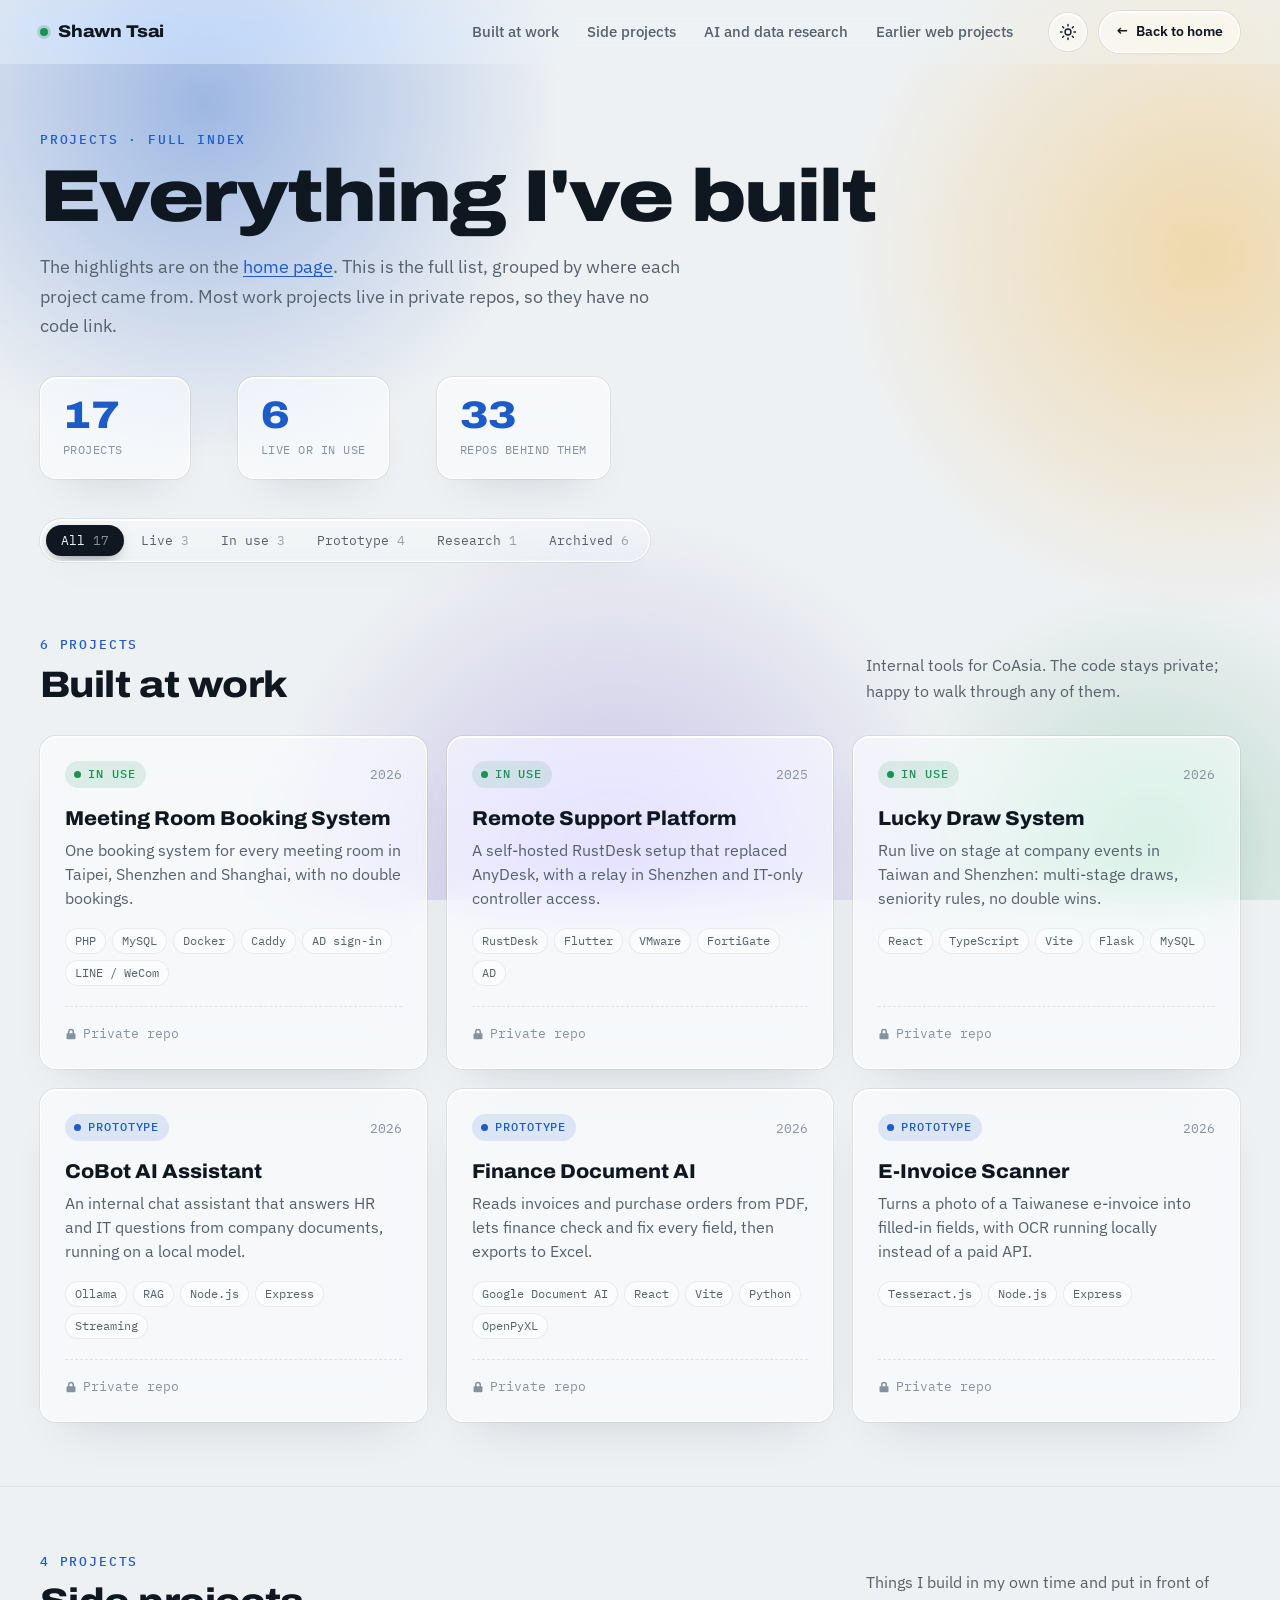
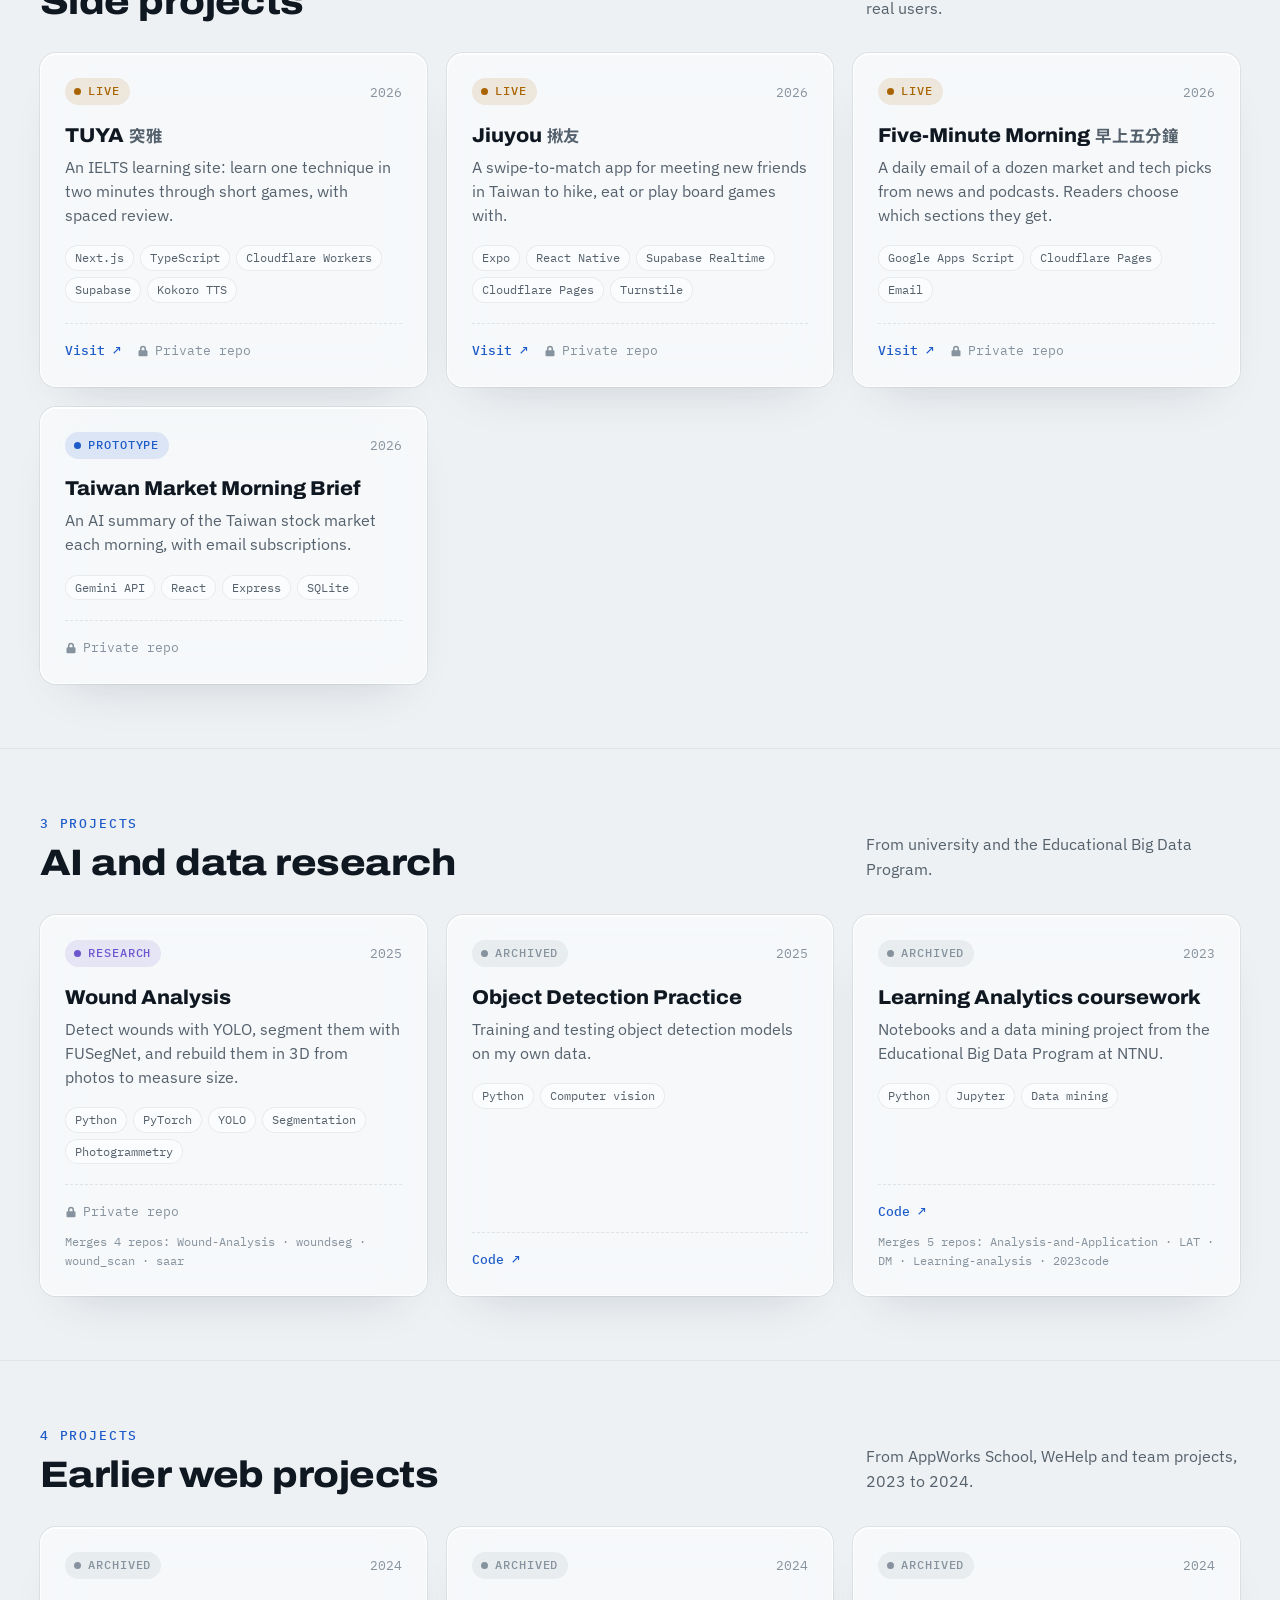
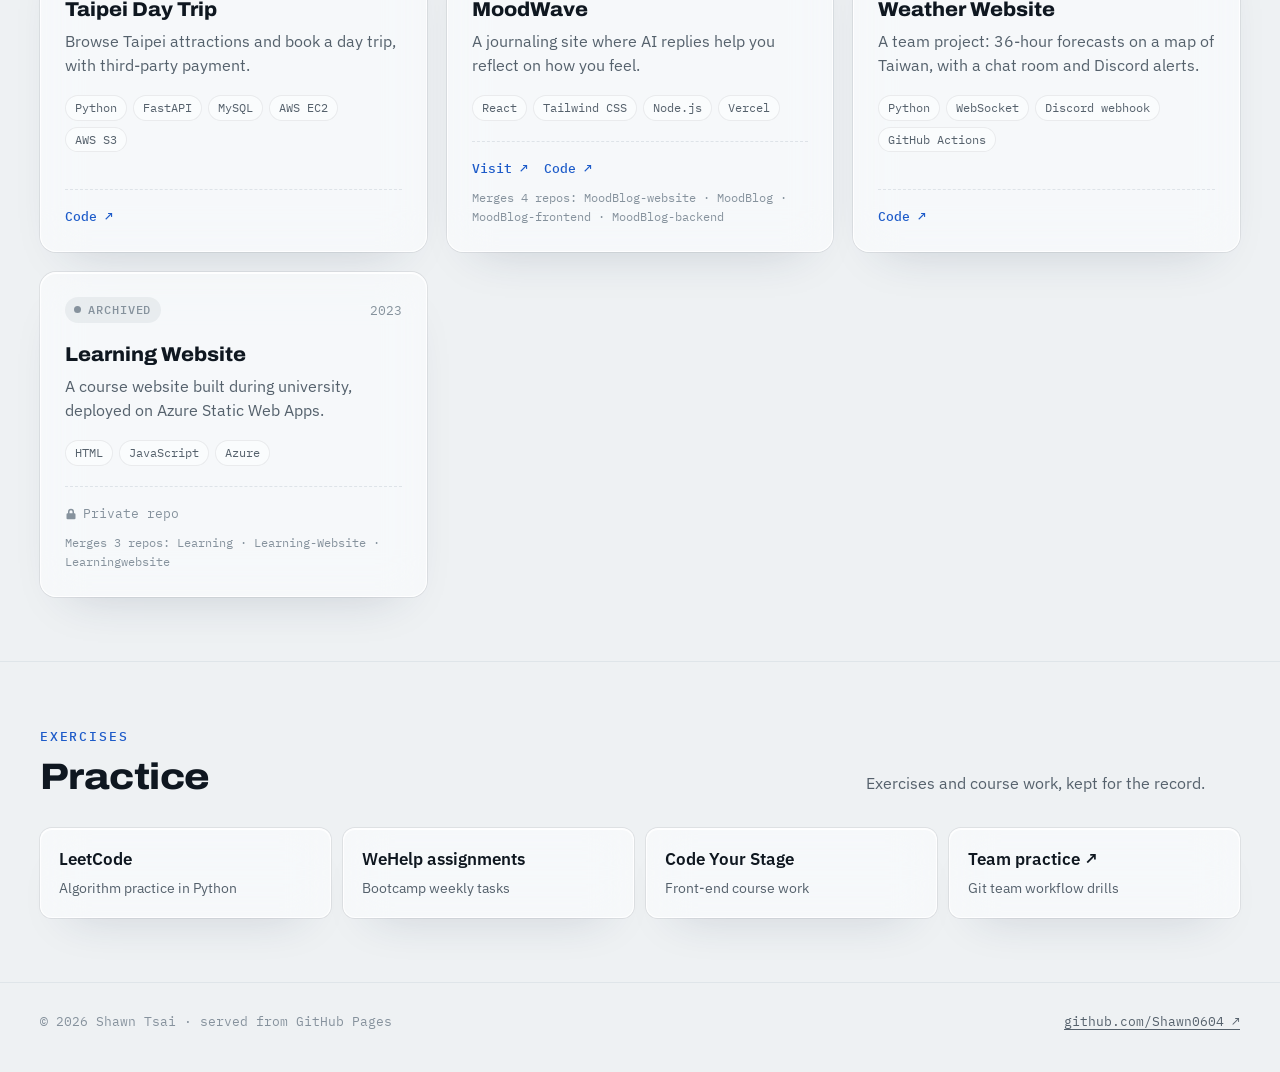
<file: projects.html>
<!doctype html>
<html lang="en">
<head>
<meta charset="utf-8">
<meta name="viewport" content="width=device-width, initial-scale=1, viewport-fit=cover">
<title>All Projects · Shawn Tsai</title>
<script>try{var t=localStorage.getItem("theme");if(t==="dark"||t==="light")document.documentElement.setAttribute("data-theme",t)}catch(e){}</script>
<link rel="icon" href="favicon.ico?v=2" sizes="any">
<link rel="icon" type="image/svg+xml" href="favicon.svg?v=2">
<link rel="icon" type="image/png" sizes="32x32" href="favicon-32x32.png?v=2">
<link rel="icon" type="image/png" sizes="16x16" href="favicon-16x16.png?v=2">
<link rel="apple-touch-icon" sizes="180x180" href="apple-touch-icon.png?v=2">
<link rel="manifest" href="site.webmanifest?v=2">
<meta name="theme-color" content="#10171E">
<meta name="description" content="Every project Shawn Tsai has built: internal tools at work, side projects, AI research and earlier web work.">
<link rel="preconnect" href="https://fonts.googleapis.com">
<link rel="preconnect" href="https://fonts.gstatic.com" crossorigin>
<link rel="stylesheet" href="https://fonts.googleapis.com/css2?family=Archivo:wdth,wght@62..125,400..900&family=IBM+Plex+Mono:wght@400;500;600&family=IBM+Plex+Sans:ital,wght@0,400;0,500;0,600;1,400&display=swap">
<link rel="stylesheet" href="https://fonts.googleapis.com/css2?family=Noto+Sans+TC:wght@500;700&text=%E7%AA%81%E9%9B%85%E6%8F%AA%E5%8F%8B%E6%97%A9%E4%B8%8A%E4%BA%94%E5%88%86%E9%90%98&display=swap">
<style>
/* Same tokens and type as index.html, so the two pages read as one site. */
:root {
  --paper: #EEF1F3; --panel: #FFFFFF; --ink: #0F1720; --muted: #55616C; --faint: #86929D; --line: #D3DAE0;
  --cable: #1D5BC9; --amber: #A86400; --led: #1B9255; --rec: #E5484D; --violet: #6E56CF;
  --f-display: "Archivo", "Arial Narrow", "Helvetica Neue", Arial, sans-serif;
  --f-body: "IBM Plex Sans", "Segoe UI", system-ui, -apple-system, sans-serif;
  --f-mono: "IBM Plex Mono", ui-monospace, "Cascadia Mono", Consolas, monospace;
  --f-tc: "Noto Sans TC", "Microsoft JhengHei", "PingFang TC", sans-serif;
}
@media (prefers-color-scheme: dark) {
  :root:not([data-theme="light"]) {
    --paper: #0D1318; --panel: #141C23; --ink: #E5EAEE; --muted: #9DA9B4; --faint: #6C7985; --line: #25313B;
    --cable: #78AAFF; --amber: #F2B441; --led: #3FD48B; --rec: #FF6369; --violet: #A594F9;
    color-scheme: dark;
  }
}
:root[data-theme="dark"] {
  --paper: #0D1318; --panel: #141C23; --ink: #E5EAEE; --muted: #9DA9B4; --faint: #6C7985; --line: #25313B;
  --cable: #78AAFF; --amber: #F2B441; --led: #3FD48B; --rec: #FF6369; --violet: #A594F9;
  color-scheme: dark;
}

* { box-sizing: border-box; }
[hidden] { display: none !important; }
html { scroll-behavior: smooth; scroll-padding-top: 80px; }
body { margin: 0; background: var(--paper); color: var(--ink); font-family: var(--f-body); font-size: 17px; line-height: 1.65; -webkit-font-smoothing: antialiased; }
@media (max-width: 700px) { body { font-size: 16px; } }
a { color: var(--cable); text-underline-offset: 3px; }
a:focus-visible, button:focus-visible { outline: 2px solid var(--cable); outline-offset: 3px; border-radius: 4px; }
h1, h2, h3 { text-wrap: balance; margin: 0; }
p { margin: 0; }
ul { margin: 0; padding: 0; list-style: none; }
.wrap { max-width: 1264px; margin: 0 auto; padding-left: max(32px, env(safe-area-inset-left, 0px)); padding-right: max(32px, env(safe-area-inset-right, 0px)); }
@media (max-width: 700px) { .wrap { padding-left: max(16px, env(safe-area-inset-left, 0px)); padding-right: max(16px, env(safe-area-inset-right, 0px)); } }

/* top bar */
.top { position: sticky; top: 0; z-index: 10; background: color-mix(in srgb, var(--paper) 86%, transparent); backdrop-filter: blur(10px); border-bottom: 1px solid transparent; transition: border-color .2s; }
.top.scrolled { border-bottom-color: var(--line); }
.top .wrap { display: flex; align-items: center; gap: 32px; height: 64px; }
.brand { font-family: var(--f-mono); font-size: 15px; font-weight: 600; color: var(--ink); text-decoration: none; margin-right: auto; display: inline-flex; align-items: center; gap: 10px; }
.brand i { font-style: normal; color: var(--faint); font-weight: 400; }
.nav { display: flex; gap: 4px; }
.nav a { font-size: 15px; font-weight: 500; color: var(--muted); text-decoration: none; padding: 8px 12px; border-radius: 8px; }
.nav a:hover { color: var(--ink); background: color-mix(in srgb, var(--ink) 6%, transparent); }
@media (max-width: 900px) { .nav { display: none; } }
.btn { display: inline-flex; align-items: center; gap: 8px; font-family: var(--f-body); font-size: 14px; font-weight: 600; padding: 8px 16px; border-radius: 999px; text-decoration: none; border: 1px solid var(--line); color: var(--ink); background: var(--panel); }
.btn:hover { border-color: var(--ink); }
.led { width: 8px; height: 8px; border-radius: 50%; background: var(--led); box-shadow: 0 0 0 3px color-mix(in srgb, var(--led) 22%, transparent); flex: none; }

/* page head */
.head .wrap { padding-block: 64px 40px; }
.eyebrow { display: block; font-family: var(--f-mono); font-size: 13px; font-weight: 500; letter-spacing: .14em; text-transform: uppercase; color: var(--cable); margin-bottom: 12px; }
.head h1 { font-family: var(--f-display); font-stretch: 120%; font-weight: 850; font-size: clamp(2.6rem, 6vw, 4.6rem); line-height: .95; letter-spacing: -.025em; }
.head .lede { margin-top: 20px; max-width: 36em; color: var(--muted); font-size: clamp(1.05rem, 1.4vw, 1.2rem); }
.stats { display: flex; flex-wrap: wrap; gap: 16px 48px; margin-top: 36px; }
.stats div { display: flex; flex-direction: column; }
.stats b { font-family: var(--f-display); font-stretch: 115%; font-weight: 850; font-size: 2.4rem; line-height: 1; color: var(--cable); font-variant-numeric: tabular-nums; }
.stats span { margin-top: 6px; font-family: var(--f-mono); font-size: 12px; letter-spacing: .04em; text-transform: uppercase; color: var(--faint); }

/* filter: one floating segmented pill, sticky under the top bar */
.filters { position: sticky; top: 72px; z-index: 5; pointer-events: none; padding-bottom: 8px; }
.chipbar { pointer-events: auto; display: inline-flex; gap: 2px; max-width: 100%; overflow-x: auto; scrollbar-width: none; padding: 5px; border-radius: 999px; border: 1px solid var(--line); background: var(--panel); }
.chipbar::-webkit-scrollbar { display: none; }
.chip { flex: none; display: inline-flex; align-items: center; gap: 8px; font-family: var(--f-mono); font-size: 13px; padding: 7px 15px; border-radius: 999px; border: 0; background: transparent; color: var(--muted); cursor: pointer; transition: background .15s, color .15s; }
.chip:hover { color: var(--ink); background: color-mix(in srgb, var(--ink) 6%, transparent); }
.chip[aria-pressed="true"] { background: var(--ink); color: var(--paper); }
.chip .n { opacity: .55; font-variant-numeric: tabular-nums; }

/* groups */
.group { border-bottom: 1px solid var(--line); }
.group > .wrap { padding-block: 64px; }
.g-head { display: grid; grid-template-columns: minmax(0, 1fr) minmax(0, 22em); gap: 8px 32px; align-items: end; margin-bottom: 32px; }
.g-head .eyebrow { margin-bottom: 10px; }
.g-head h2 { font-family: var(--f-display); font-stretch: 112%; font-weight: 800; font-size: clamp(1.7rem, 3vw, 2.3rem); line-height: 1.05; letter-spacing: -.015em; }
.g-head p { color: var(--muted); font-size: 15.5px; }
@media (max-width: 800px) { .g-head { grid-template-columns: minmax(0, 1fr); } }

.cards { display: grid; grid-template-columns: repeat(3, minmax(0, 1fr)); gap: 20px; }
@media (max-width: 1080px) { .cards { grid-template-columns: repeat(2, minmax(0, 1fr)); } }
@media (max-width: 700px) { .cards { grid-template-columns: minmax(0, 1fr); } }
.card { display: flex; flex-direction: column; background: var(--panel); border: 1px solid var(--line); border-radius: 16px; padding: 24px; transition: border-color .2s, transform .2s, box-shadow .2s; }
.card:hover { border-color: color-mix(in srgb, var(--cable) 45%, var(--line)); transform: translateY(-3px); box-shadow: 0 24px 48px -32px color-mix(in srgb, #000 45%, transparent); }
.card-top { display: flex; align-items: center; justify-content: space-between; gap: 12px; }
.yr { font-family: var(--f-mono); font-size: 12.5px; color: var(--faint); font-variant-numeric: tabular-nums; }
.st { display: inline-flex; align-items: center; gap: 7px; font-family: var(--f-mono); font-size: 11.5px; font-weight: 500; letter-spacing: .08em; text-transform: uppercase; padding: 4px 10px 4px 9px; border-radius: 999px; --c: var(--faint); color: var(--c); background: color-mix(in srgb, var(--c) 12%, transparent); }
.st::before { content: ""; width: 7px; height: 7px; border-radius: 50%; background: var(--c); }
.st.live { --c: var(--amber); }
.st.in-use { --c: var(--led); }
.st.prototype { --c: var(--cable); }
.st.research { --c: var(--violet); }
.card h3 { margin-top: 18px; font-family: var(--f-display); font-stretch: 105%; font-weight: 800; font-size: 1.25rem; line-height: 1.2; }
.card h3 .tc { font-family: var(--f-tc); font-weight: 700; font-size: .82em; color: var(--muted); margin-left: .3em; letter-spacing: .04em; }
.card .blurb { margin-top: 8px; color: var(--muted); font-size: 15.5px; line-height: 1.55; }
.tags { display: flex; flex-wrap: wrap; gap: 6px; margin-top: 18px; }
.tag { font-family: var(--f-mono); font-size: 12px; padding: 3px 10px; border-radius: 999px; color: var(--muted); background: color-mix(in srgb, var(--ink) 6%, transparent); }
.card-foot { margin-top: auto; padding-top: 20px; }
.links { display: flex; flex-wrap: wrap; gap: 8px 16px; padding-top: 16px; border-top: 1px dashed var(--line); font-family: var(--f-mono); font-size: 13px; }
.links a { color: var(--cable); text-decoration: none; font-weight: 500; }
.links a:hover { text-decoration: underline; }
.links .lock { color: var(--faint); display: inline-flex; align-items: center; gap: 6px; }
.links .lock svg { width: 12px; height: 12px; fill: currentColor; }
.repos { margin-top: 10px; font-family: var(--f-mono); font-size: 11.5px; color: var(--faint); overflow-wrap: anywhere; }
.empty { color: var(--muted); font-family: var(--f-mono); font-size: 14px; }

/* practice list */
.practice { display: grid; grid-template-columns: repeat(4, minmax(0, 1fr)); gap: 12px; }
@media (max-width: 1080px) { .practice { grid-template-columns: repeat(2, minmax(0, 1fr)); } }
@media (max-width: 560px) { .practice { grid-template-columns: minmax(0, 1fr); } }
.practice li { padding: 16px 18px; border-radius: 12px; border: 1px dashed var(--line); }
.practice b { display: block; font-weight: 600; }
.practice b a { color: inherit; text-decoration: none; }
.practice b a:hover { color: var(--cable); }
.practice span { color: var(--muted); font-size: 14px; }

footer .wrap { display: flex; flex-wrap: wrap; justify-content: space-between; gap: 12px; padding-block: 28px 40px; font-family: var(--f-mono); font-size: 12.5px; color: var(--faint); }
footer a { color: var(--muted); }

@media (prefers-reduced-motion: reduce) { html { scroll-behavior: auto; } .card, .card:hover { transform: none; transition: none; } }
</style>
<link rel="stylesheet" href="css/glass.css?v=14">
</head>
<body>
<div class="aurora" aria-hidden="true"><span></span><span></span><span></span><span></span></div>
<header class="top" id="topbar">
  <div class="wrap">
    <a class="brand" href="./"><span class="led" aria-hidden="true"></span><span>Shawn Tsai</span></a>
    <nav class="nav" aria-label="Project groups" id="group-nav"></nav>
    <button class="icon-btn" id="theme-btn" type="button" aria-label="Switch theme" aria-pressed="false"><svg class="sun" viewBox="0 0 24 24" aria-hidden="true"><circle cx="12" cy="12" r="4"/><path d="M12 2v2M12 20v2M4.9 4.9l1.4 1.4M17.7 17.7l1.4 1.4M2 12h2M20 12h2M4.9 19.1l1.4-1.4M17.7 6.3l1.4-1.4"/></svg><svg class="moon" viewBox="0 0 24 24" aria-hidden="true"><path d="M20 14.5A8 8 0 0 1 9.5 4a8 8 0 1 0 10.5 10.5z"/></svg></button>
    <button class="icon-btn" id="menu-btn" type="button" aria-label="Menu" aria-expanded="false"><svg class="bars" viewBox="0 0 24 24" aria-hidden="true"><path d="M4 7h16M4 12h16M4 17h16"/></svg><svg class="x" viewBox="0 0 24 24" aria-hidden="true"><path d="M6 6l12 12M18 6L6 18"/></svg></button>
    <a class="btn" href="./#projects">← <span class="hide-sm">Back to home</span><span class="show-sm">Home</span></a>
  </div>
</header>

<main>
  <section class="head">
    <div class="wrap">
      <span class="eyebrow">Projects · full index</span>
      <h1>Everything I've built</h1>
      <p class="lede">The highlights are on the <a href="./#projects">home page</a>. This is the full list, grouped by where each project came from. Most work projects live in private repos, so they have no code link.</p>
      <div class="stats" id="stats"></div>
    </div>
  </section>

  <div class="filters">
    <div class="wrap"><div class="chipbar" id="filters" role="toolbar" aria-label="Filter by status"></div></div>
  </div>

  <div id="groups">
    <noscript><div class="wrap" style="padding-block:48px"><p class="empty">This list needs JavaScript. All public repos are at <a href="https://github.com/Shawn0604?tab=repositories">github.com/Shawn0604</a>.</p></div></noscript>
  </div>

  <section class="group" id="practice-sec">
    <div class="wrap">
      <div class="g-head">
        <div><span class="eyebrow">Exercises</span><h2>Practice</h2></div>
        <p>Exercises and course work, kept for the record.</p>
      </div>
      <ul class="practice" id="practice"></ul>
    </div>
  </section>
</main>

<footer>
  <div class="wrap">
    <span>© 2026 Shawn Tsai · served from GitHub Pages</span>
    <a href="https://github.com/Shawn0604" target="_blank" rel="noopener">github.com/Shawn0604 ↗</a>
  </div>
</footer>

<script src="data/projects.js?v=14"></script>
<script>
(function () {
  var GROUPS = window.PROJECT_GROUPS || [];
  var PRACTICE = window.PRACTICE || [];
  var STATUS = [
    { id: 'all', label: 'All' },
    { id: 'live', label: 'Live' },
    { id: 'in-use', label: 'In use' },
    { id: 'prototype', label: 'Prototype' },
    { id: 'research', label: 'Research' },
    { id: 'archived', label: 'Archived' }
  ];
  var LABEL = {}; STATUS.forEach(function (s) { LABEL[s.id] = s.label; });
  var LOCK = '<svg viewBox="0 0 16 16" aria-hidden="true"><path d="M4 7V5a4 4 0 1 1 8 0v2h.5A1.5 1.5 0 0 1 14 8.5v5a1.5 1.5 0 0 1-1.5 1.5h-9A1.5 1.5 0 0 1 2 13.5v-5A1.5 1.5 0 0 1 3.5 7H4zm2 0h4V5a2 2 0 1 0-4 0v2z"/></svg>';

  function esc(s) { return String(s).replace(/[&<>"']/g, function (c) { return { '&': '&amp;', '<': '&lt;', '>': '&gt;', '"': '&quot;', "'": '&#39;' }[c]; }); }
  /* "TUYA 突雅" -> Latin name plus a smaller Chinese name */
  function title(name) {
    var m = name.match(/^(.*?)\s+([㐀-鿿].*)$/);
    return m ? esc(m[1]) + '<span class="tc" lang="zh-Hant">' + esc(m[2]) + '</span>' : esc(name);
  }

  var all = [];
  GROUPS.forEach(function (g) { g.projects.forEach(function (p) { all.push(p); }); });
  var repoCount = 0;
  all.forEach(function (p) { repoCount += (p.repos || []).length; });
  repoCount += PRACTICE.length;

  document.getElementById('stats').innerHTML =
    '<div><b>' + all.length + '</b><span>projects</span></div>' +
    '<div><b>' + all.filter(function (p) { return p.status === 'live' || p.status === 'in-use'; }).length + '</b><span>live or in use</span></div>' +
    '<div><b>' + repoCount + '</b><span>repos behind them</span></div>';

  document.getElementById('group-nav').innerHTML = GROUPS.map(function (g) {
    return '<a href="#' + esc(g.id) + '">' + esc(g.title) + '</a>';
  }).join('');

  function card(p) {
    var links = [];
    if (p.links && p.links.live) links.push('<a href="' + esc(p.links.live) + '" target="_blank" rel="noopener">Visit ↗</a>');
    if (p.links && p.links.code) links.push('<a href="' + esc(p.links.code) + '" target="_blank" rel="noopener">Code ↗</a>');
    if (!(p.links && p.links.code)) links.push('<span class="lock">' + LOCK + 'Private repo</span>');
    return '<article class="card" data-status="' + esc(p.status) + '">' +
      '<div class="card-top"><span class="st ' + esc(p.status) + '">' + esc(LABEL[p.status] || p.status) + '</span><span class="yr">' + esc(p.year) + '</span></div>' +
      '<h3>' + title(p.name) + '</h3>' +
      '<p class="blurb">' + esc(p.blurb) + '</p>' +
      '<div class="tags">' + (p.tags || []).map(function (t) { return '<span class="tag">' + esc(t) + '</span>'; }).join('') + '</div>' +
      '<div class="card-foot"><div class="links">' + links.join('') + '</div>' +
      ((p.repos || []).length > 1 ? '<p class="repos">Merges ' + p.repos.length + ' repos: ' + p.repos.map(esc).join(' · ') + '</p>' : '') +
      '</div></article>';
  }

  document.getElementById('groups').innerHTML = GROUPS.map(function (g) {
    return '<section class="group" id="' + esc(g.id) + '"><div class="wrap">' +
      '<div class="g-head"><div><span class="eyebrow">' + g.projects.length + ' projects</span>' +
      '<h2>' + esc(g.title) + '</h2></div><p>' + esc(g.note) + '</p></div>' +
      '<div class="cards">' + g.projects.map(card).join('') + '</div>' +
      '</div></section>';
  }).join('');

  document.getElementById('practice').innerHTML = PRACTICE.map(function (r) {
    var nm = r.url ? '<a href="' + esc(r.url) + '" target="_blank" rel="noopener">' + esc(r.name) + ' ↗</a>' : esc(r.name);
    return '<li><b>' + nm + '</b><span>' + esc(r.note) + '</span></li>';
  }).join('');

  /* status filter */
  var bar = document.getElementById('filters');
  bar.innerHTML = STATUS.map(function (s) {
    var n = s.id === 'all' ? all.length : all.filter(function (p) { return p.status === s.id; }).length;
    return '<button type="button" class="chip" data-f="' + s.id + '" aria-pressed="' + (s.id === 'all') + '">' + s.label + ' <span class="n">' + n + '</span></button>';
  }).join('');
  bar.addEventListener('click', function (e) {
    var b = e.target.closest('.chip'); if (!b) return;
    var f = b.getAttribute('data-f');
    bar.querySelectorAll('.chip').forEach(function (c) { c.setAttribute('aria-pressed', c === b); });
    document.querySelectorAll('#groups .group').forEach(function (sec) {
      var shown = 0;
      sec.querySelectorAll('.card').forEach(function (c) {
        var ok = f === 'all' || c.getAttribute('data-status') === f;
        c.hidden = !ok; if (ok) shown++;
      });
      sec.hidden = shown === 0;
    });
    document.getElementById('practice-sec').hidden = f !== 'all' && f !== 'archived';
  });

  var top = document.getElementById('topbar');
  var onScroll = function () { top.classList.toggle('scrolled', window.scrollY > 8); };
  window.addEventListener('scroll', onScroll, { passive: true }); onScroll();
})();
</script>
<script src="js/site.js?v=14"></script>
</body>
</html>
</file>
<file: css/glass.css>
/* Glass layer, shared by index.html and projects.html.
   Loaded after each page's own <style>, so these rules override the flat panels.
   A soft colour field (.aurora) sits behind the page; panels are frosted glass over it. */

:root {
  --glass-bg: rgba(255, 255, 255, .52);
  --glass-bg-hover: rgba(255, 255, 255, .68);
  --glass-rim: rgba(255, 255, 255, .85);
  --glass-edge: rgba(15, 23, 32, .07);
  --glass-hi: rgba(255, 255, 255, .9);
  --glass-drop: rgba(30, 50, 80, .22);
  --glass-blur: blur(22px) saturate(180%);
  --aurora-a: rgba(29, 91, 201, .38);
  --aurora-b: rgba(242, 180, 65, .40);
  --aurora-c: rgba(110, 86, 207, .30);
  --aurora-d: rgba(27, 146, 85, .22);
}
@media (prefers-color-scheme: dark) {
  :root:not([data-theme="light"]) {
    --glass-bg: rgba(22, 31, 40, .48);
    --glass-bg-hover: rgba(30, 41, 52, .6);
    --glass-rim: rgba(255, 255, 255, .10);
    --glass-edge: rgba(255, 255, 255, .06);
    --glass-hi: rgba(255, 255, 255, .08);
    --glass-drop: rgba(0, 0, 0, .55);
    --aurora-a: rgba(120, 170, 255, .20);
    --aurora-b: rgba(242, 180, 65, .13);
    --aurora-c: rgba(165, 148, 249, .17);
    --aurora-d: rgba(63, 212, 139, .10);
  }
}
:root[data-theme="dark"] {
  --glass-bg: rgba(22, 31, 40, .48);
  --glass-bg-hover: rgba(30, 41, 52, .6);
  --glass-rim: rgba(255, 255, 255, .10);
  --glass-edge: rgba(255, 255, 255, .06);
  --glass-hi: rgba(255, 255, 255, .08);
  --glass-drop: rgba(0, 0, 0, .55);
  --aurora-a: rgba(120, 170, 255, .20);
  --aurora-b: rgba(242, 180, 65, .13);
  --aurora-c: rgba(165, 148, 249, .17);
  --aurora-d: rgba(63, 212, 139, .10);
}

/* ---------- colour field behind everything ---------- */
.aurora { position: fixed; inset: 0; z-index: -1; overflow: hidden; pointer-events: none; }
.aurora span { position: absolute; width: 60vmax; height: 60vmax; border-radius: 50%; will-change: transform; animation: drift 38s ease-in-out infinite alternate; }
.aurora span:nth-child(1) { top: -22vmax; left: -14vmax; background: radial-gradient(circle, var(--aurora-a), transparent 66%); }
.aurora span:nth-child(2) { top: -10vmax; right: -24vmax; background: radial-gradient(circle, var(--aurora-b), transparent 66%); animation-duration: 46s; animation-delay: -12s; }
.aurora span:nth-child(3) { bottom: -28vmax; left: 18vmax; background: radial-gradient(circle, var(--aurora-c), transparent 66%); animation-duration: 52s; animation-delay: -20s; }
.aurora span:nth-child(4) { bottom: -18vmax; right: -12vmax; width: 44vmax; height: 44vmax; background: radial-gradient(circle, var(--aurora-d), transparent 66%); animation-duration: 42s; animation-delay: -6s; }
@keyframes drift {
  0%   { transform: translate3d(0, 0, 0) scale(1); }
  50%  { transform: translate3d(6vmax, 4vmax, 0) scale(1.08); }
  100% { transform: translate3d(-4vmax, 7vmax, 0) scale(.96); }
}

/* ---------- the glass surface ---------- */
.feature, .proj, .unit, .school, .earlier a, .all-projects, .jobs, .status, .btn:not(.solid),
.card, .chipbar, .practice li, .stats > div, .slideshow {
  background: var(--glass-bg);
  border: 1px solid var(--glass-rim);
  -webkit-backdrop-filter: var(--glass-blur);
  backdrop-filter: var(--glass-blur);
  box-shadow: inset 0 1px 0 var(--glass-hi), 0 0 0 1px var(--glass-edge), 0 24px 48px -30px var(--glass-drop);
}
.btn:not(.solid):hover { background: var(--glass-bg-hover); border-color: var(--glass-rim); }
.btn.solid { box-shadow: 0 10px 24px -12px color-mix(in srgb, var(--ink) 60%, transparent); }

/* hover lift for anything clickable or card-like */
.proj:hover, .card:hover, .earlier a:hover {
  background: var(--glass-bg-hover);
  border-color: color-mix(in srgb, var(--cable) 40%, var(--glass-rim));
  box-shadow: inset 0 1px 0 var(--glass-hi), 0 0 0 1px var(--glass-edge), 0 32px 60px -30px var(--glass-drop);
}

/* top bar: frosted strip */
/* The frost is drawn on ::before, not on .top itself: a backdrop-filter on .top would make it a
   backdrop root, and the phone menu inside it could then no longer blur the page behind. */
.top { background: transparent; -webkit-backdrop-filter: none; backdrop-filter: none; }
.top::before {
  content: ""; position: absolute; inset: 0; z-index: -1; pointer-events: none;
  background: color-mix(in srgb, var(--paper) 45%, transparent);
  -webkit-backdrop-filter: var(--glass-blur);
  backdrop-filter: var(--glass-blur);
}
.top.scrolled { border-bottom-color: var(--glass-rim); box-shadow: 0 10px 30px -24px var(--glass-drop); }
/* filter pill floats on its own, so it needs a stronger frost to stay readable over cards */
.chipbar {
  background: linear-gradient(180deg, rgba(255,255,255,.34), rgba(255,255,255,.14));
  border-color: var(--glass-rim);
  -webkit-backdrop-filter: blur(26px) saturate(190%);
  backdrop-filter: blur(26px) saturate(190%);
  box-shadow: inset 0 1px 0 var(--glass-hi), inset 0 -1px 0 rgba(255,255,255,.18), 0 0 0 1px var(--glass-edge), 0 16px 36px -20px var(--glass-drop);
}
@media (prefers-color-scheme: dark) { :root:not([data-theme="light"]) .chipbar { background: linear-gradient(180deg, rgba(255,255,255,.08), rgba(255,255,255,.02)); } }
:root[data-theme="dark"] .chipbar { background: linear-gradient(180deg, rgba(255,255,255,.08), rgba(255,255,255,.02)); }
.chip:not([aria-pressed="true"]):hover { background: color-mix(in srgb, var(--panel) 45%, transparent); }
.chip[aria-pressed="true"] { box-shadow: 0 6px 16px -8px color-mix(in srgb, var(--ink) 70%, transparent); }

/* sections: softer dividers so the colour field reads through */
.block, .group { border-color: color-mix(in srgb, var(--line) 55%, transparent); }
footer .wrap { border-top-color: color-mix(in srgb, var(--line) 55%, transparent); }

/* tags: tinted glass chips */
.tag { background: color-mix(in srgb, var(--panel) 45%, transparent); box-shadow: inset 0 0 0 1px var(--glass-edge); }

/* home page specifics */
.feature { border-radius: 24px; }
.jobs { border-radius: 20px; padding-inline: 32px; }
.jobs .job:last-child { border-bottom: 0; }
.job { border-bottom-color: color-mix(in srgb, var(--line) 60%, transparent); }
@media (max-width: 700px) { .jobs { padding-inline: 20px; } }
.rack { background: transparent; border: 0; gap: 14px; overflow: visible; border-radius: 0; }
.unit { border-radius: 16px; overflow: hidden; }
.all-projects { border-style: solid; }
.browser { background: var(--glass-bg); border-color: var(--glass-rim); }
.browser .bar { background: color-mix(in srgb, var(--panel) 40%, transparent); border-bottom-color: var(--glass-rim); }
.browser .bar span { background: color-mix(in srgb, var(--paper) 60%, transparent); }

/* projects page specifics */
.stats > div { padding: 18px 22px; border-radius: 16px; min-width: 150px; }
.practice li { border-style: solid; }
.links { border-top-color: color-mix(in srgb, var(--line) 70%, transparent); }

/* browsers without backdrop-filter: make the panels solid enough to read */
@supports not ((backdrop-filter: blur(1px)) or (-webkit-backdrop-filter: blur(1px))) {
  .feature, .proj, .unit, .school, .earlier a, .all-projects, .jobs, .status, .btn:not(.solid),
  .card, .chipbar, .practice li, .stats > div, .top {
    background: color-mix(in srgb, var(--panel) 92%, transparent);
  }
}

@media (prefers-reduced-motion: reduce) { .aurora span { animation: none; } }

/* brand: the name in the display face, matching the page headings */
.brand { font-family: var(--f-display); font-stretch: 112%; font-weight: 800; font-size: 17px; letter-spacing: -.01em; }

/* ---------- header icon buttons: theme toggle and phone menu ---------- */
.icon-btn {
  flex: none; display: inline-grid; place-items: center; width: 38px; height: 38px; padding: 0; border-radius: 50%; cursor: pointer; color: var(--ink);
  background: var(--glass-bg); border: 1px solid var(--glass-rim);
  -webkit-backdrop-filter: var(--glass-blur); backdrop-filter: var(--glass-blur);
  box-shadow: inset 0 1px 0 var(--glass-hi), 0 0 0 1px var(--glass-edge);
  transition: background .15s, transform .15s;
}
.icon-btn:hover { background: var(--glass-bg-hover); }
.icon-btn:active { transform: scale(.94); }
.icon-btn svg { width: 18px; height: 18px; fill: none; stroke: currentColor; stroke-width: 1.8; stroke-linecap: round; stroke-linejoin: round; }
.icon-btn:focus-visible { outline: 2px solid var(--cable); outline-offset: 3px; }
#theme-btn .moon { display: none; }
#theme-btn[aria-pressed="true"] .sun { display: none; }
#theme-btn[aria-pressed="true"] .moon { display: block; }
.top .wrap { gap: 12px; }
.top .nav { margin-right: 12px; }
.nav a { white-space: nowrap; }
#menu-btn { display: none; }
@media (max-width: 1120px) {
  .top .nav { display: none; }
  #menu-btn { display: inline-grid; }
  #menu-btn .x { display: none; }
  .top.open #menu-btn .x { display: block; }
  .top.open #menu-btn .bars { display: none; }
  /* the nav becomes a glass panel under the bar */
  .top.open .nav {
    display: flex; flex-direction: column; gap: 2px; position: absolute; top: 60px; right: max(16px, env(safe-area-inset-right, 0px)); min-width: 220px; margin: 0; padding: 8px; border-radius: 18px;
    background: color-mix(in srgb, var(--paper) 72%, transparent); border: 1px solid var(--glass-rim);
    -webkit-backdrop-filter: blur(28px) saturate(190%); backdrop-filter: blur(28px) saturate(190%);
    box-shadow: inset 0 1px 0 var(--glass-hi), 0 0 0 1px var(--glass-edge), 0 24px 50px -20px var(--glass-drop);
    animation: menu-in .18s ease-out;
  }
  .top.open .nav a { padding: 11px 14px; font-size: 16px; color: var(--ink); }
  .top.open .nav a.on::after { display: none; }
}
@media (max-width: 420px) { .top .btn { padding: 8px 12px; } }
@keyframes menu-in { from { transform: translateY(-6px) scale(.98); } }

/* ---------- reveal on scroll (classes added by js/site.js) ---------- */
.reveal { opacity: 0; translate: 0 18px; transition: opacity .7s ease, translate .7s cubic-bezier(.2,.8,.2,1), transform .2s, border-color .2s, box-shadow .2s, background .2s; }
.reveal.in { opacity: 1; translate: 0 0; }

/* ---------- glass sheen that follows the pointer ---------- */
.feature, .proj, .card, .unit, .school, .jobs, .stats > div { position: relative; }
.feature::after, .proj::after, .card::after, .unit::after, .school::after, .jobs::after, .stats > div::after {
  content: ""; position: absolute; inset: 0; border-radius: inherit; pointer-events: none; opacity: 0; transition: opacity .3s;
  background: radial-gradient(420px circle at var(--mx, 50%) var(--my, 0%), rgba(255, 255, 255, .42), transparent 55%);
  mix-blend-mode: soft-light;
}
.feature:hover::after, .proj:hover::after, .card:hover::after, .unit:hover::after, .school:hover::after, .jobs:hover::after, .stats > div:hover::after { opacity: 1; }
@media (prefers-color-scheme: dark) { :root:not([data-theme="light"]) .feature::after, :root:not([data-theme="light"]) .proj::after, :root:not([data-theme="light"]) .card::after, :root:not([data-theme="light"]) .unit::after, :root:not([data-theme="light"]) .school::after, :root:not([data-theme="light"]) .jobs::after, :root:not([data-theme="light"]) .stats > div::after { mix-blend-mode: normal; background: radial-gradient(420px circle at var(--mx, 50%) var(--my, 0%), rgba(255, 255, 255, .06), transparent 55%); } }
:root[data-theme="dark"] .feature::after, :root[data-theme="dark"] .proj::after, :root[data-theme="dark"] .card::after, :root[data-theme="dark"] .unit::after, :root[data-theme="dark"] .school::after, :root[data-theme="dark"] .jobs::after, :root[data-theme="dark"] .stats > div::after { mix-blend-mode: normal; background: radial-gradient(420px circle at var(--mx, 50%) var(--my, 0%), rgba(255, 255, 255, .06), transparent 55%); }

@media (prefers-reduced-motion: reduce) { .reveal { opacity: 1; translate: none; } .top.open .nav { animation: none; } }

/* ---------- small screens: keep the bar on one line, stats in one row ---------- */
.brand, .top .btn { white-space: nowrap; }
.show-sm { display: none; }
@media (max-width: 560px) {
  .hide-sm { display: none; }
  .show-sm { display: inline; }
  .stats { display: grid; grid-template-columns: repeat(3, minmax(0, 1fr)); gap: 10px; }
  .stats > div { min-width: 0; padding: 14px 14px; }
  .stats b { font-size: 1.9rem; }
  .stats span { font-size: 10.5px; }
}
</file>
